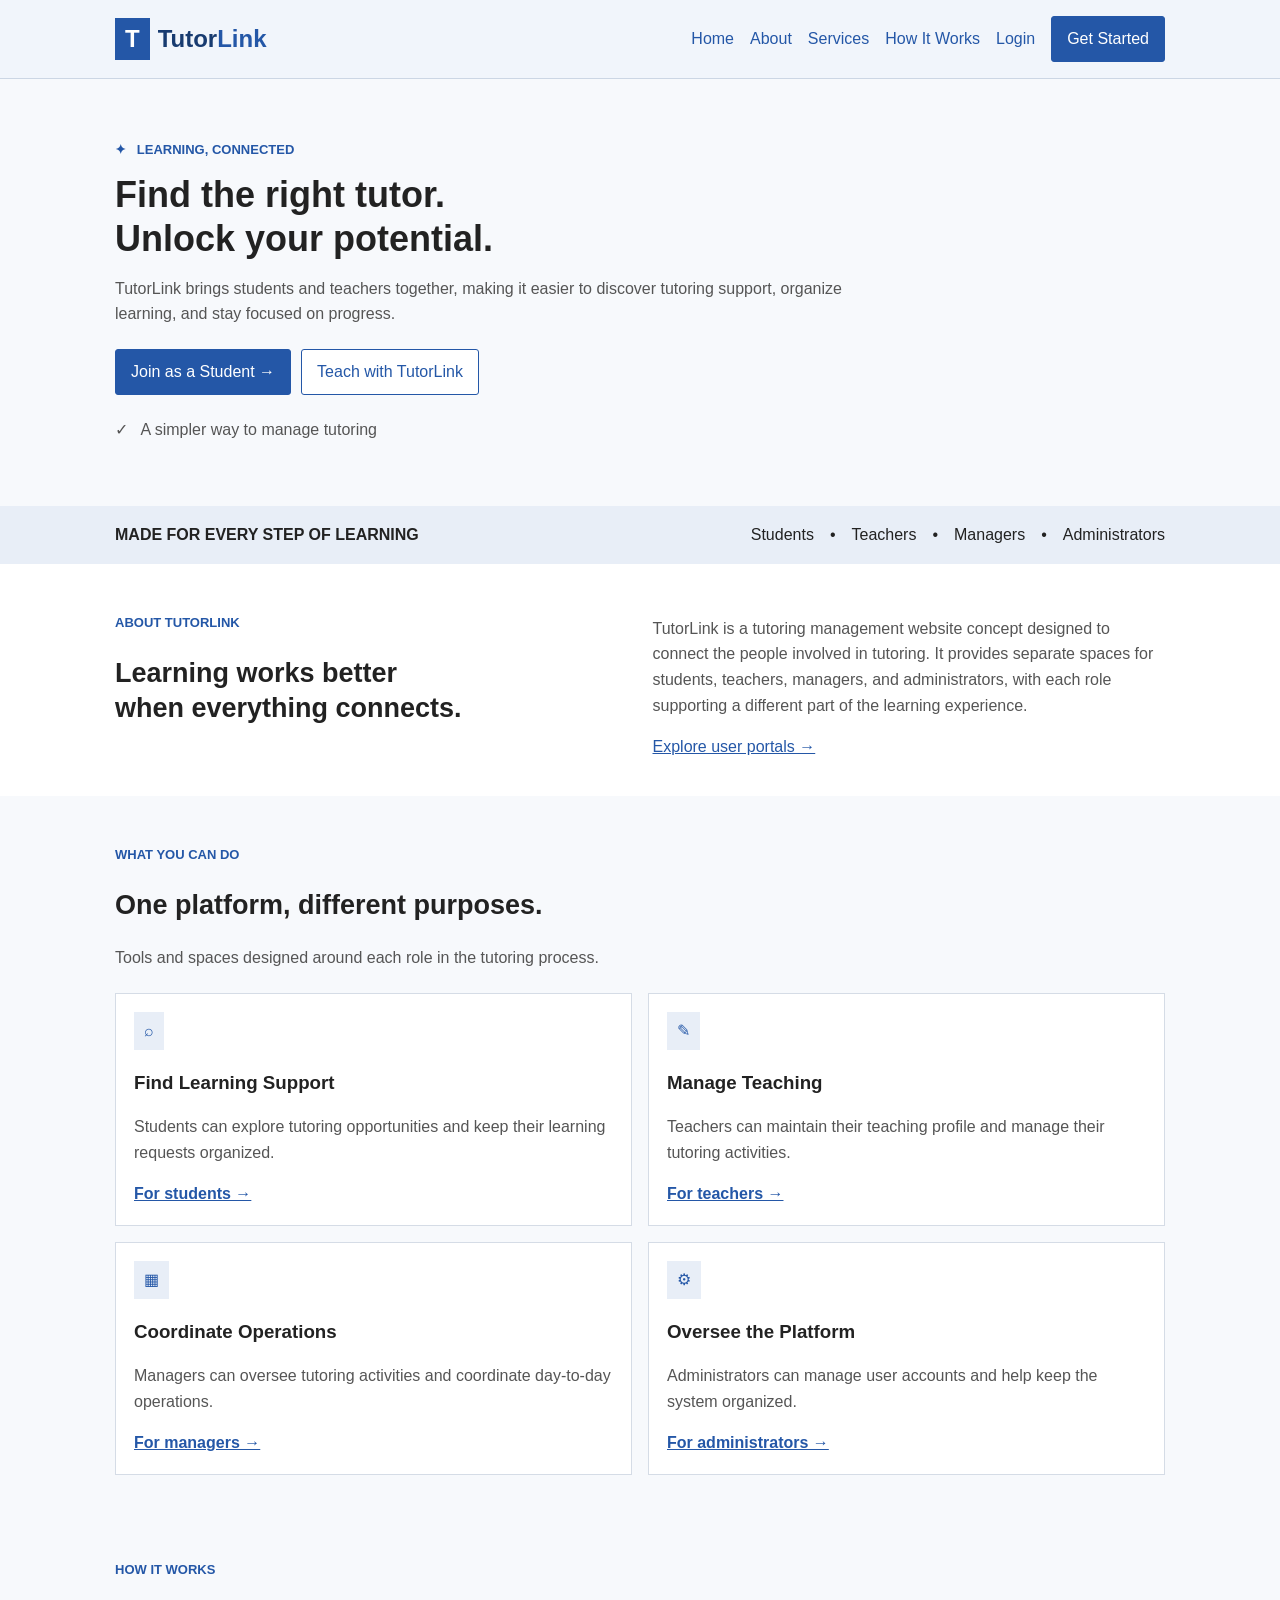
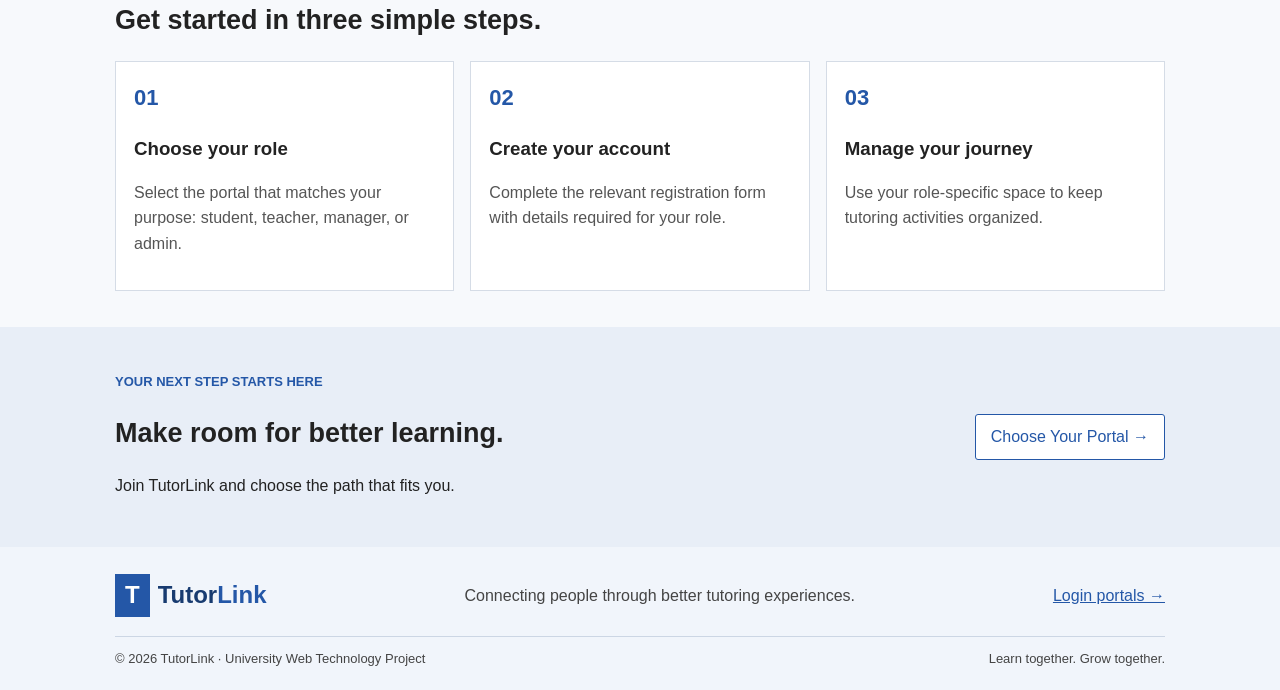
<file: index.html>
<!DOCTYPE html>
<html lang="en">
<head>
  <meta charset="UTF-8">
  <meta name="viewport" content="width=device-width, initial-scale=1.0">
  <title>TutorLink | Find Your Learning Partner</title>
  <link rel="stylesheet" href="commonui/css/home.css">
</head>
<body>
<header class="site-header">
  <div class="container nav-wrap">
    <a class="brand" href="index.html"><span class="brand-mark">T</span><span>Tutor<span class="accent">Link</span></span></a>
    
    <nav class="main-nav">
      <a class="active" href="#home">Home</a><a href="#about">About</a><a href="#services">Services</a>
      <a href="#how">How It Works</a><a href="commonui/login.html">Login</a><a class="nav-cta" href="student/register.html">Get Started</a>
    </nav>
  </div>
</header>
<main>
<section class="hero" id="home"><div class="container hero-grid">
  <div><p class="eyebrow">✦ &nbsp; LEARNING, CONNECTED</p><h1>Find the right tutor.<br><span>Unlock your potential.</span></h1>
  <p class="hero-text">TutorLink brings students and teachers together, making it easier to discover tutoring support, organize learning, and stay focused on progress.</p>
  <div class="actions"><a class="button primary" href="student/register.html">Join as a Student →</a><a class="button secondary" href="teacher/register.html">Teach with TutorLink</a></div>
  <p class="small-note">✓ &nbsp; A simpler way to manage tutoring</p></div>
  <div class="hero-art"><div class="orbit"></div><div class="learning-card"><div class="dots">● ● ●</div><div class="book-art"><span></span><span></span></div><strong>Your learning journey</strong><small>Plan · Learn · Grow</small></div>
  <div class="float-card top-card">✦ &nbsp; <span><b>Learning made easier</b><small>One connection at a time</small></span></div>
  <div class="float-card bottom-card">✓ &nbsp; <span><b>Stay organized</b><small>Keep learning on track</small></span></div></div>
</div></section>
<section class="trust"><div class="container trust-inner"><b>MADE FOR EVERY STEP OF LEARNING</b><span>Students　•　Teachers　•　Managers　•　Administrators</span></div></section>
<section class="section" id="about"><div class="container two-col"><div><p class="eyebrow">ABOUT TUTORLINK</p><h2>Learning works better<br>when everything connects.</h2></div><div><p class="muted">TutorLink is a tutoring management website concept designed to connect the people involved in tutoring. It provides separate spaces for students, teachers, managers, and administrators, with each role supporting a different part of the learning experience.</p><a class="text-link" href="commonui/login.html">Explore user portals →</a></div></div></section>
<section class="section tinted" id="services"><div class="container"><div class="section-heading"><p class="eyebrow">WHAT YOU CAN DO</p><h2>One platform, different purposes.</h2><p class="muted">Tools and spaces designed around each role in the tutoring process.</p></div>
<div class="service-grid">
<article class="service-card"><div class="icon purple">⌕</div><h3>Find Learning Support</h3><p>Students can explore tutoring opportunities and keep their learning requests organized.</p><a href="student/register.html">For students →</a></article>
<article class="service-card"><div class="icon green">✎</div><h3>Manage Teaching</h3><p>Teachers can maintain their teaching profile and manage their tutoring activities.</p><a href="teacher/register.html">For teachers →</a></article>
<article class="service-card"><div class="icon orange">▦</div><h3>Coordinate Operations</h3><p>Managers can oversee tutoring activities and coordinate day-to-day operations.</p><a href="manager/login.html">For managers →</a></article>
<article class="service-card"><div class="icon blue">⚙</div><h3>Oversee the Platform</h3><p>Administrators can manage user accounts and help keep the system organized.</p><a href="admin/login.html">For administrators →</a></article>
</div></div></section>
<section class="section tinted" id="how"><div class="container"><div class="section-heading"><p class="eyebrow">HOW IT WORKS</p><h2>Get started in three simple steps.</h2></div><div class="steps">
<article><b>01</b><h3>Choose your role</h3><p>Select the portal that matches your purpose: student, teacher, manager, or admin.</p></article>
<article><b>02</b><h3>Create your account</h3><p>Complete the relevant registration form with details required for your role.</p></article>
<article><b>03</b><h3>Manage your journey</h3><p>Use your role-specific space to keep tutoring activities organized.</p></article>
</div></div></section>
<section class="cta"><div class="container cta-inner"><div><p class="eyebrow">YOUR NEXT STEP STARTS HERE</p><h2>Make room for better learning.</h2><p>Join TutorLink and choose the path that fits you.</p></div><a class="button light" href="commonui/login.html">Choose Your Portal →</a></div></section>
</main>
<footer><div class="container footer-top"><a class="brand" href="index.html"><span class="brand-mark">T</span><span>Tutor<span class="accent">Link</span></span></a><p>Connecting people through better tutoring experiences.</p><a href="commonui/login.html">Login portals →</a></div><div class="container footer-bottom"><span>© 2026 TutorLink · University Web Technology Project</span><span>Learn together. Grow together.</span></div></footer>

</body></html>
</file>
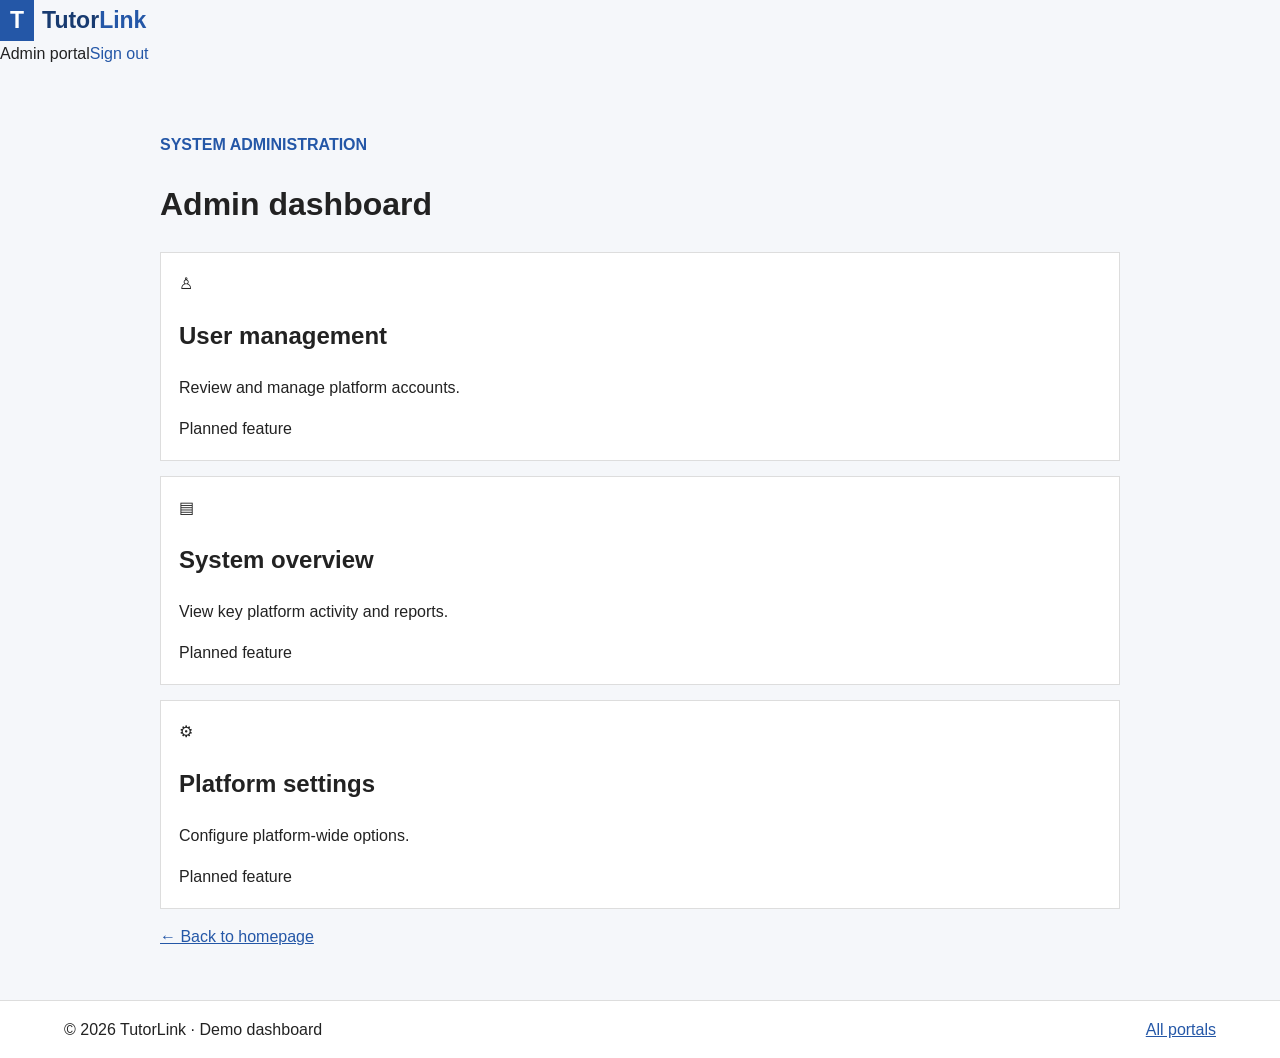
<file: admin/dashboard.html>
<!DOCTYPE html>
<html lang="en">

<head>
    <meta charset="UTF-8">
    <meta name="viewport" content="width=device-width, initial-scale=1.0">
    <title>Admin Dashboard | TutorLink</title>
    <link rel="stylesheet" href="css/dashboard.css">
</head>

<body class="dashboard-page">
    <header class="dashboard-header"><a class="brand" href="../index.html"><span
                class="brand-mark">T</span><span>Tutor<span class="accent">Link</span></span></a>
        <div class="dashboard-header-right"><span class="role-chip">Admin portal</span><a class="back-link"
                href="login.html">Sign out</a></div>
    </header>
    <main class="dashboard-main">
        <div class="dashboard-welcome">
            <p class="eyebrow">SYSTEM ADMINISTRATION</p>
            <h1>Admin dashboard</h1>
            
        </div>
        <div class="dashboard-grid">
            <article class="dashboard-card"><span class="dash-symbol">♙</span>
                <h2>User management</h2>
                <p>Review and manage platform accounts.</p><span class="coming-soon">Planned feature</span>
            </article>
            <article class="dashboard-card"><span class="dash-symbol">▤</span>
                <h2>System overview</h2>
                <p>View key platform activity and reports.</p><span class="coming-soon">Planned feature</span>
            </article>
            <article class="dashboard-card"><span class="dash-symbol">⚙</span>
                <h2>Platform settings</h2>
                <p>Configure platform-wide options.</p><span class="coming-soon">Planned feature</span>
            </article>
        </div><a class="button primary" href="../index.html">← Back to homepage</a>
    </main>
    <footer class="auth-footer"><span>© 2026 TutorLink · Demo dashboard</span><a href="../commonui/login.html">All
            portals</a></footer>
</body>

</html>
</file>
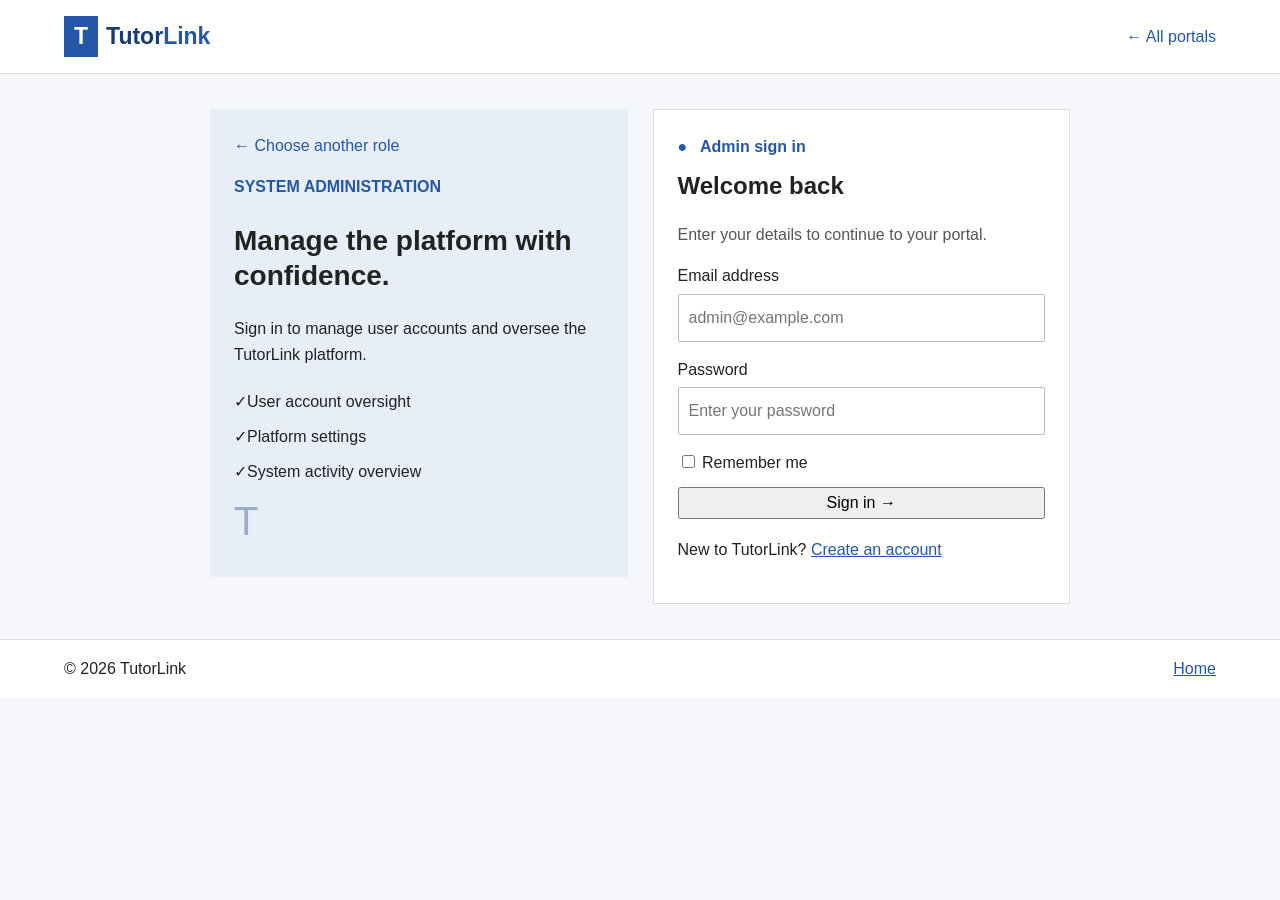
<file: admin/login.html>
<!DOCTYPE html>
<html lang="en">

<head>
    <meta charset="UTF-8">
    <meta name="viewport" content="width=device-width, initial-scale=1.0">
    <title>Admin Login | TutorLink</title>
    <link rel="stylesheet" href="css/login.css">
</head>

<body class="auth-page">
    <header class="auth-header"><a class="brand" href="../index.html"><span class="brand-mark">T</span><span>Tutor<span
                    class="accent">Link</span></span></a><a class="back-link" href="../commonui/login.html">← All
            portals</a></header>
    <main class="auth-layout">
        <section class="auth-aside"><a class="back-link aside-back" href="../commonui/login.html">← Choose another
                role</a>
            <p class="eyebrow">SYSTEM ADMINISTRATION</p>
            <h1>Manage the platform with confidence.</h1>
            <p>Sign in to manage user accounts and oversee the TutorLink platform.</p>
            <div class="feature-list">
                <div class="feature-item"><span>✓</span>User account oversight</div>
                <div class="feature-item"><span>✓</span>Platform settings</div>
                <div class="feature-item"><span>✓</span>System activity overview</div>
            </div>
            <div class="watermark">T</div>
        </section>
        <section class="auth-panel">
            <div class="form-card">
                <div class="role-pill">● &nbsp; Admin sign in</div>
                <h2>Welcome back</h2>
                <p class="form-intro">Enter your details to continue to your portal.</p>
                <form class="demo-form">
                    <div class="form-group"><label for="email">Email address</label><input id="email" name="email"
                            type="email" placeholder="admin@example.com"></div>
                    <div class="form-group"><label for="password">Password</label><input id="password" name="password"
                            type="password" placeholder="Enter your password">
                    </div>
                    <div class="form-options"><label><input type="checkbox" name="remember"> Remember me</label><span
                            class="demo-label"></span></div><button class="submit-button"
                        type="submit">Sign in <span>→</span></button>
                    <p class="form-message" aria-live="polite"></p>
                </form>
                <p class="switch-form">New to TutorLink? <a href="register.html">Create an account</a></p>
            </div>
        </section>
    </main>
    <footer class="auth-footer"><span>© 2026 TutorLink</span><a href="../index.html">Home</a></footer>
</body>

</html>
</file>
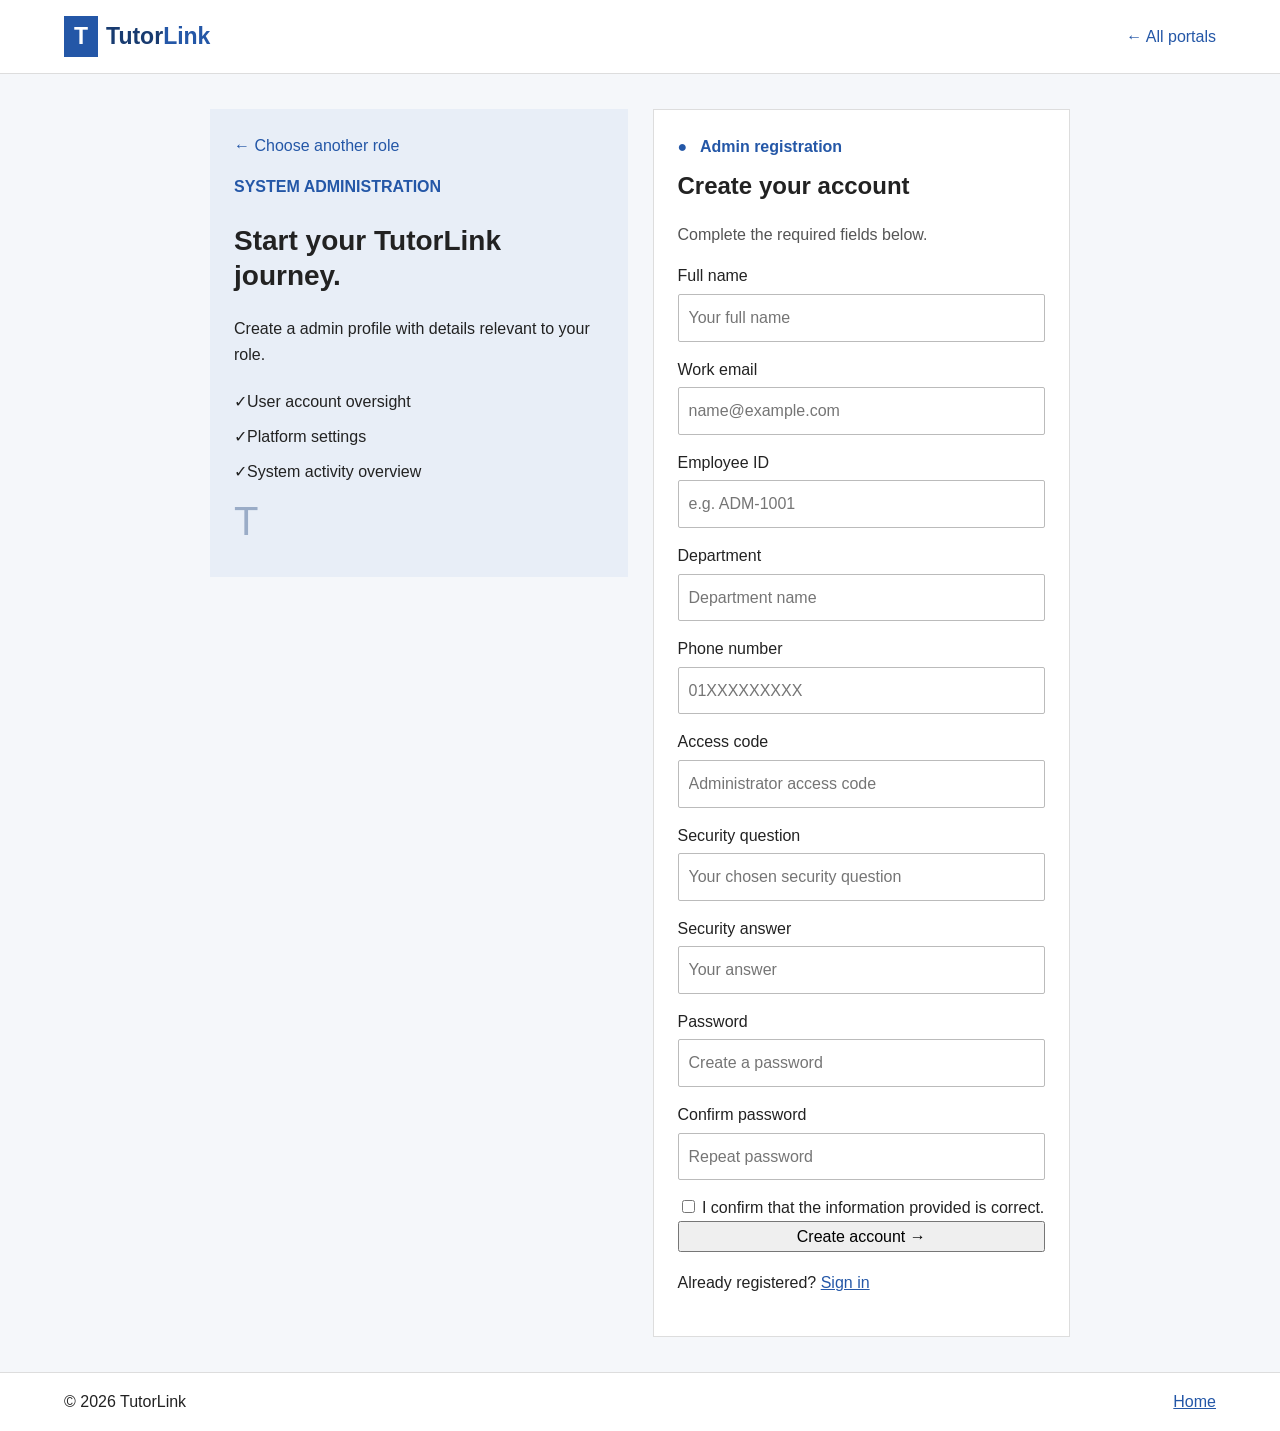
<file: admin/register.html>
<!DOCTYPE html>
<html lang="en">

<head>
    <meta charset="UTF-8">
    <meta name="viewport" content="width=device-width, initial-scale=1.0">
    <title>Admin Registration | TutorLink</title>
    <link rel="stylesheet" href="css/registration.css">
</head>

<body class="auth-page">
    <header class="auth-header"><a class="brand" href="../index.html"><span class="brand-mark">T</span><span>Tutor<span
                    class="accent">Link</span></span></a><a class="back-link" href="../commonui/login.html">← All
            portals</a></header>
    <main class="auth-layout register-layout">
        <section class="auth-aside"><a class="back-link aside-back" href="../commonui/login.html">← Choose another
                role</a>
            <p class="eyebrow">SYSTEM ADMINISTRATION</p>
            <h1>Start your TutorLink journey.</h1>
            <p>Create a admin profile with details relevant to your role.</p>
            <div class="feature-list">
                <div class="feature-item"><span>✓</span>User account oversight</div>
                <div class="feature-item"><span>✓</span>Platform settings</div>
                <div class="feature-item"><span>✓</span>System activity overview</div>
            </div>
            <div class="watermark">T</div>
        </section>
        <section class="auth-panel">
            <div class="form-card register-card">
                <div class="role-pill">● &nbsp; Admin registration</div>
                <h2>Create your account</h2>
                <p class="form-intro">Complete the required fields below.</p>
                <form class="demo-form">
                    <div class="form-group"><label for="fullName">Full name</label><input id="fullName" name="fullName"
                            type="text" placeholder="Your full name"></div>
                    <div class="form-group"><label for="email">Work email</label><input id="email" name="email"
                            type="email" placeholder="name@example.com"></div>
                    <div class="form-group"><label for="employeeId">Employee ID</label><input id="employeeId"
                            name="employeeId" type="text" placeholder="e.g. ADM-1001"></div>
                    <div class="form-group"><label for="department">Department</label><input id="department"
                            name="department" type="text" placeholder="Department name">
                    </div>
                    <div class="form-group"><label for="phone">Phone number</label><input id="phone" name="phone"
                            type="tel" placeholder="01XXXXXXXXX"></div>
                    <div class="form-group"><label for="accessCode">Access code</label><input id="accessCode"
                            name="accessCode" type="text" placeholder="Administrator access code"></div>
                    <div class="form-group"><label for="securityQuestion">Security question</label><input
                            id="securityQuestion" name="securityQuestion" type="text"
                            placeholder="Your chosen security question"></div>
                    <div class="form-group"><label for="securityAnswer">Security answer</label><input
                            id="securityAnswer" name="securityAnswer" type="text" placeholder="Your answer">
                    </div>
                    <div class="form-group"><label for="password">Password</label><input id="password" name="password"
                            type="password" placeholder="Create a password"></div>
                    <div class="form-group"><label for="confirmPassword">Confirm password</label><input
                            id="confirmPassword" name="confirmPassword" type="password" placeholder="Repeat password"
                            ></div><label class="terms-check"><input type="checkbox"
                            name="terms"> I confirm that the information provided is correct.</label><button
                        class="submit-button" type="submit">Create account <span>→</span></button>
                    <p class="form-message" aria-live="polite"></p>
                </form>
                <p class="switch-form">Already registered? <a href="login.html">Sign in</a></p>
            </div>
        </section>
    </main>
    <footer class="auth-footer"><span>© 2026 TutorLink</span><a href="../index.html">Home</a></footer>
</body>

</html>
</file>
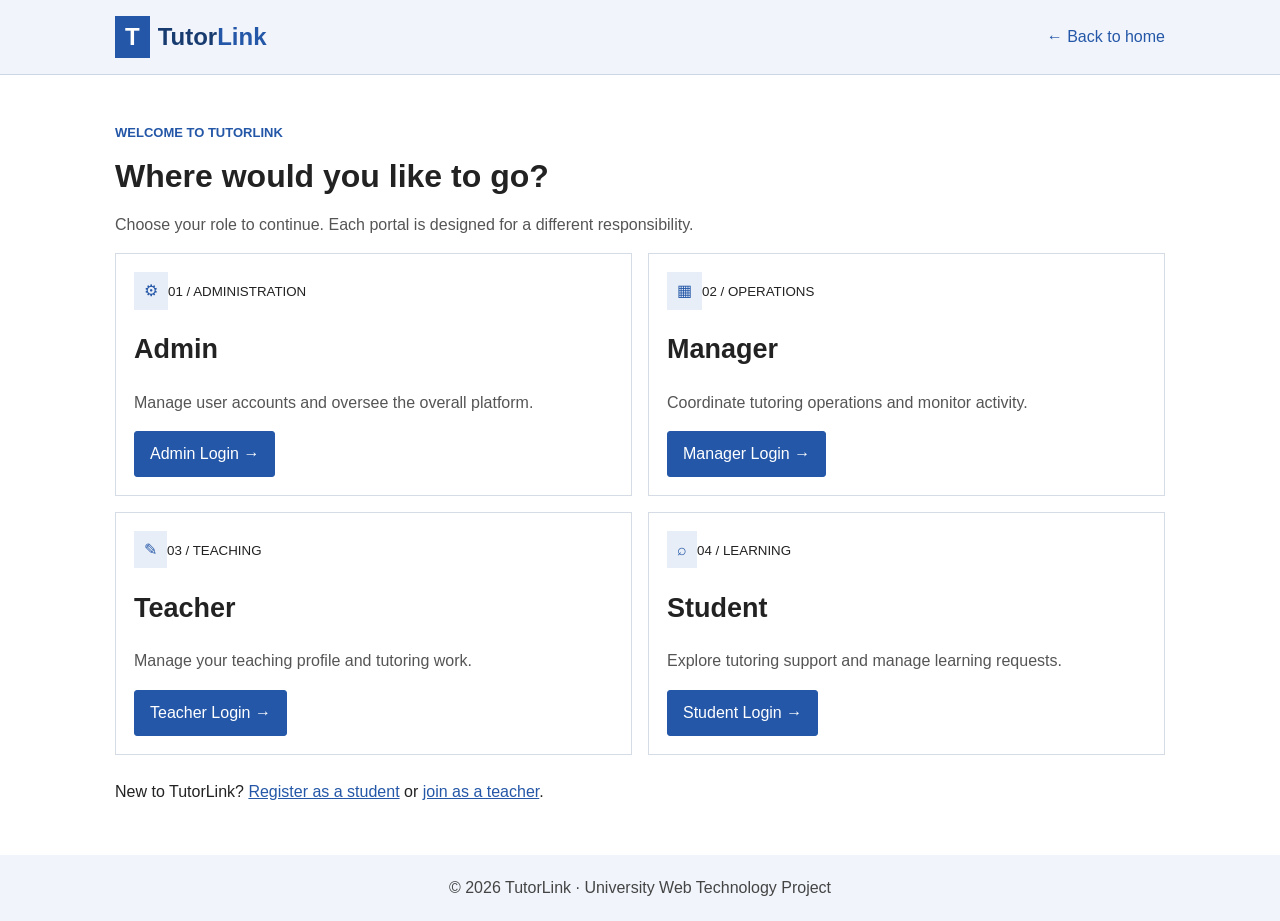
<file: commonui/login.html>
<!DOCTYPE html>
<html lang="en">

<head>
    <meta charset="UTF-8">
    <meta name="viewport" content="width=device-width, initial-scale=1.0">
    <title>Choose Your Portal | TutorLink</title>
    <link rel="stylesheet" href="css/login.css">
</head>

<body class="portal-page">
    <header class="site-header">
        <div class="container nav-wrap"><a class="brand" href="../index.html"><span
                    class="brand-mark">T</span><span>Tutor<span class="accent">Link</span></span></a><a
                class="back-link" href="../index.html">← Back to home</a></div>
    </header>
    <main class="portal-main">
        <div class="container portal-container">
            <p class="eyebrow">WELCOME TO TUTORLINK</p>
            <h1>Where would you like to go?</h1>
            <p class="muted portal-intro">Choose your role to continue. Each portal is designed for a different
                responsibility.</p>
            <div class="portal-grid">
                <article class="portal-card">
                    <div class="icon purple">⚙</div><small>01 / ADMINISTRATION</small>
                    <h2>Admin</h2>
                    <p>Manage user accounts and oversee the overall platform.</p><a class="button primary full"
                        href="../admin/login.html">Admin Login →</a>
                </article>
                <article class="portal-card">
                    <div class="icon orange">▦</div><small>02 / OPERATIONS</small>
                    <h2>Manager</h2>
                    <p>Coordinate tutoring operations and monitor activity.</p><a class="button primary full"
                        href="../manager/login.html">Manager Login →</a>
                </article>
                <article class="portal-card">
                    <div class="icon green">✎</div><small>03 / TEACHING</small>
                    <h2>Teacher</h2>
                    <p>Manage your teaching profile and tutoring work.</p><a class="button primary full"
                        href="../teacher/login.html">Teacher Login →</a>
                </article>
                <article class="portal-card">
                    <div class="icon blue">⌕</div><small>04 / LEARNING</small>
                    <h2>Student</h2>
                    <p>Explore tutoring support and manage learning requests.</p><a class="button primary full"
                        href="../student/login.html">Student Login →</a>
                </article>
            </div>
            <p class="portal-register">New to TutorLink? <a href="../student/register.html">Register as a student</a> or
                <a href="../teacher/register.html">join as a teacher</a>.</p>
        </div>
    </main>
    <footer class="simple-footer">© 2026 TutorLink · University Web Technology Project</footer>
</body>

</html>
</file>
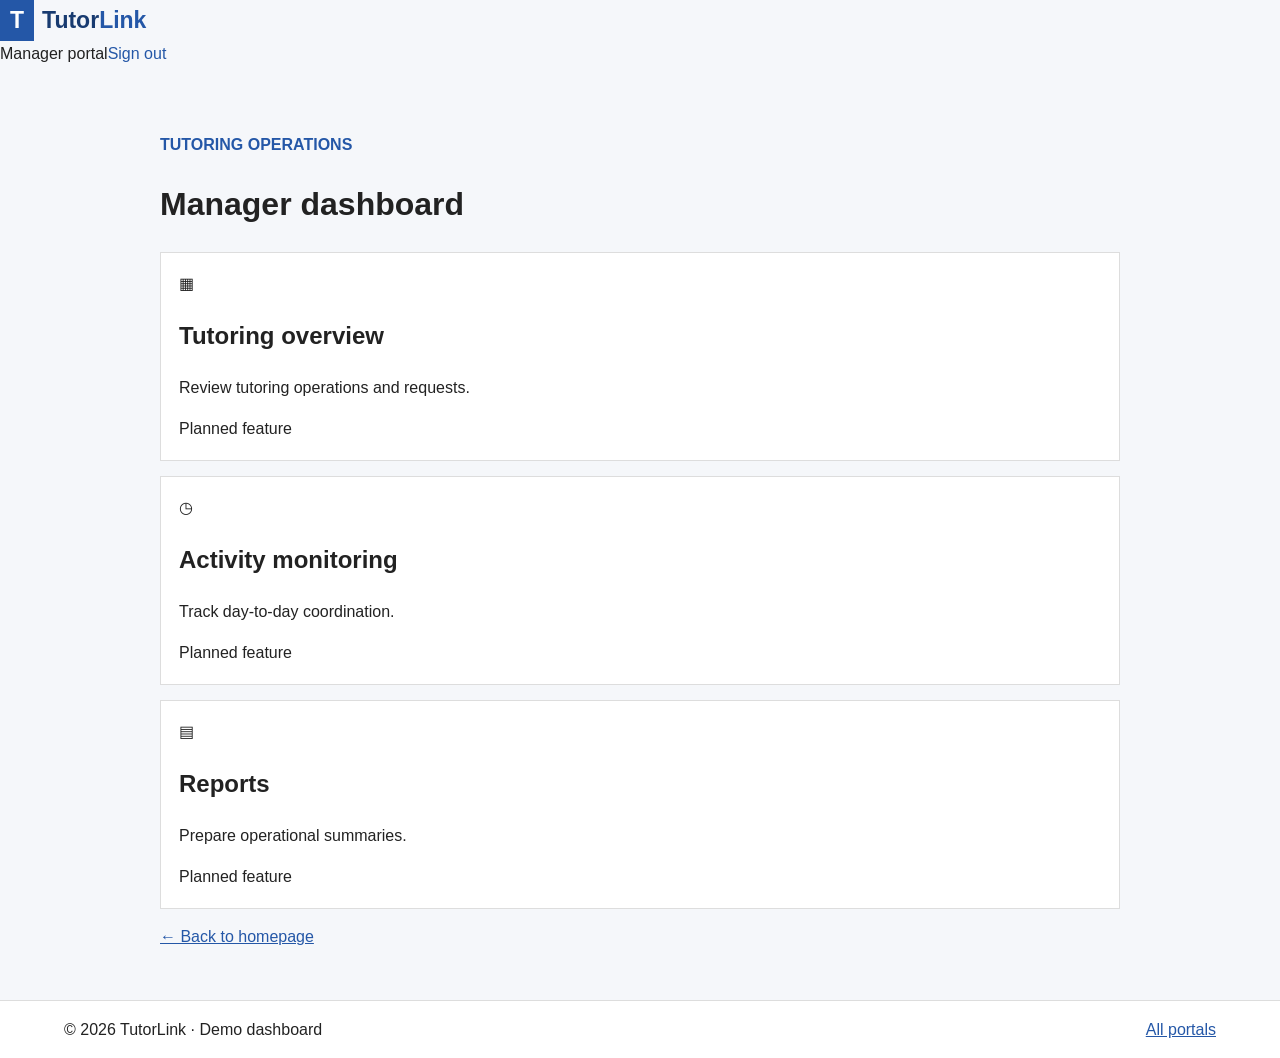
<file: manager/dashboard.html>
<!DOCTYPE html>
<html lang="en">

<head>
    <meta charset="UTF-8">
    <meta name="viewport" content="width=device-width, initial-scale=1.0">
    <title>Manager Dashboard | TutorLink</title>
    <link rel="stylesheet" href="css/dashboard.css">
</head>

<body class="dashboard-page">
    <header class="dashboard-header"><a class="brand" href="../index.html"><span
                class="brand-mark">T</span><span>Tutor<span class="accent">Link</span></span></a>
        <div class="dashboard-header-right"><span class="role-chip">Manager portal</span><a class="back-link"
                href="login.html">Sign out</a></div>
    </header>
    <main class="dashboard-main">
        <div class="dashboard-welcome">
            <p class="eyebrow">TUTORING OPERATIONS</p>
            <h1>Manager dashboard</h1>
            
        </div>
        <div class="dashboard-grid">
            <article class="dashboard-card"><span class="dash-symbol">▦</span>
                <h2>Tutoring overview</h2>
                <p>Review tutoring operations and requests.</p><span class="coming-soon">Planned feature</span>
            </article>
            <article class="dashboard-card"><span class="dash-symbol">◷</span>
                <h2>Activity monitoring</h2>
                <p>Track day-to-day coordination.</p><span class="coming-soon">Planned feature</span>
            </article>
            <article class="dashboard-card"><span class="dash-symbol">▤</span>
                <h2>Reports</h2>
                <p>Prepare operational summaries.</p><span class="coming-soon">Planned feature</span>
            </article>
        </div><a class="button primary" href="../index.html">← Back to homepage</a>
    </main>
    <footer class="auth-footer"><span>© 2026 TutorLink · Demo dashboard</span><a href="../commonui/login.html">All
            portals</a></footer>
</body>

</html>
</file>
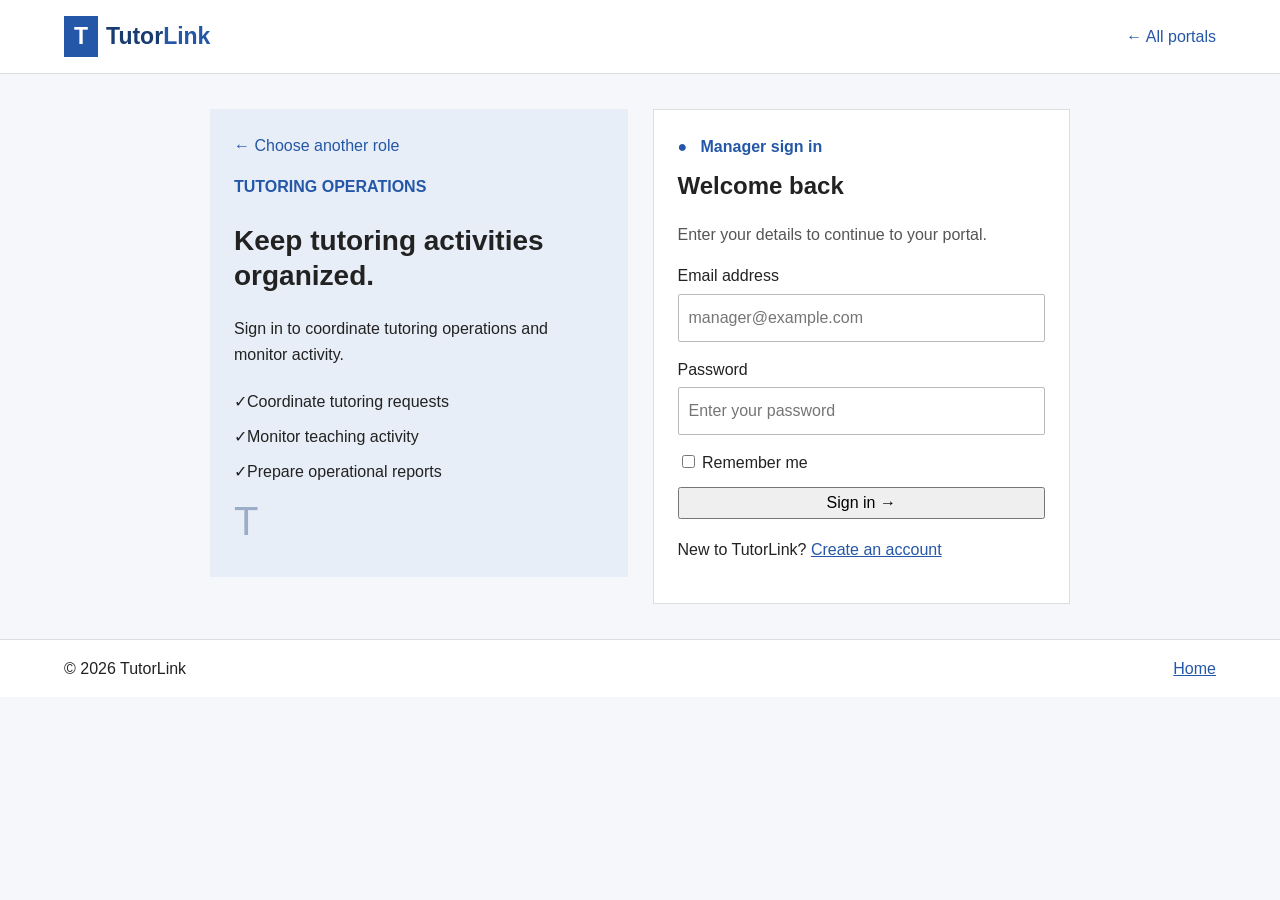
<file: manager/login.html>
<!DOCTYPE html>
<html lang="en">

<head>
    <meta charset="UTF-8">
    <meta name="viewport" content="width=device-width, initial-scale=1.0">
    <title>Manager Login | TutorLink</title>
    <link rel="stylesheet" href="css/login.css">
</head>

<body class="auth-page">
    <header class="auth-header"><a class="brand" href="../index.html"><span class="brand-mark">T</span><span>Tutor<span
                    class="accent">Link</span></span></a><a class="back-link" href="../commonui/login.html">← All
            portals</a></header>
    <main class="auth-layout">
        <section class="auth-aside"><a class="back-link aside-back" href="../commonui/login.html">← Choose another
                role</a>
            <p class="eyebrow">TUTORING OPERATIONS</p>
            <h1>Keep tutoring activities organized.</h1>
            <p>Sign in to coordinate tutoring operations and monitor activity.</p>
            <div class="feature-list">
                <div class="feature-item"><span>✓</span>Coordinate tutoring requests</div>
                <div class="feature-item"><span>✓</span>Monitor teaching activity</div>
                <div class="feature-item"><span>✓</span>Prepare operational reports</div>
            </div>
            <div class="watermark">T</div>
        </section>
        <section class="auth-panel">
            <div class="form-card">
                <div class="role-pill">● &nbsp; Manager sign in</div>
                <h2>Welcome back</h2>
                <p class="form-intro">Enter your details to continue to your portal.</p>
                <form class="demo-form">
                    <div class="form-group"><label for="email">Email address</label><input id="email" name="email"
                            type="email" placeholder="manager@example.com"></div>
                    <div class="form-group"><label for="password">Password</label><input id="password" name="password"
                            type="password" placeholder="Enter your password">
                    </div>
                    <div class="form-options"><label><input type="checkbox" name="remember"> Remember me</label></div><button class="submit-button"
                        type="submit">Sign in <span>→</span></button>
                    <p class="form-message" aria-live="polite"></p>
                </form>
                <p class="switch-form">New to TutorLink? <a href="register.html">Create an account</a></p>
            </div>
        </section>
    </main>
    <footer class="auth-footer"><span>© 2026 TutorLink</span><a href="../index.html">Home</a></footer>
</body>

</html>
</file>
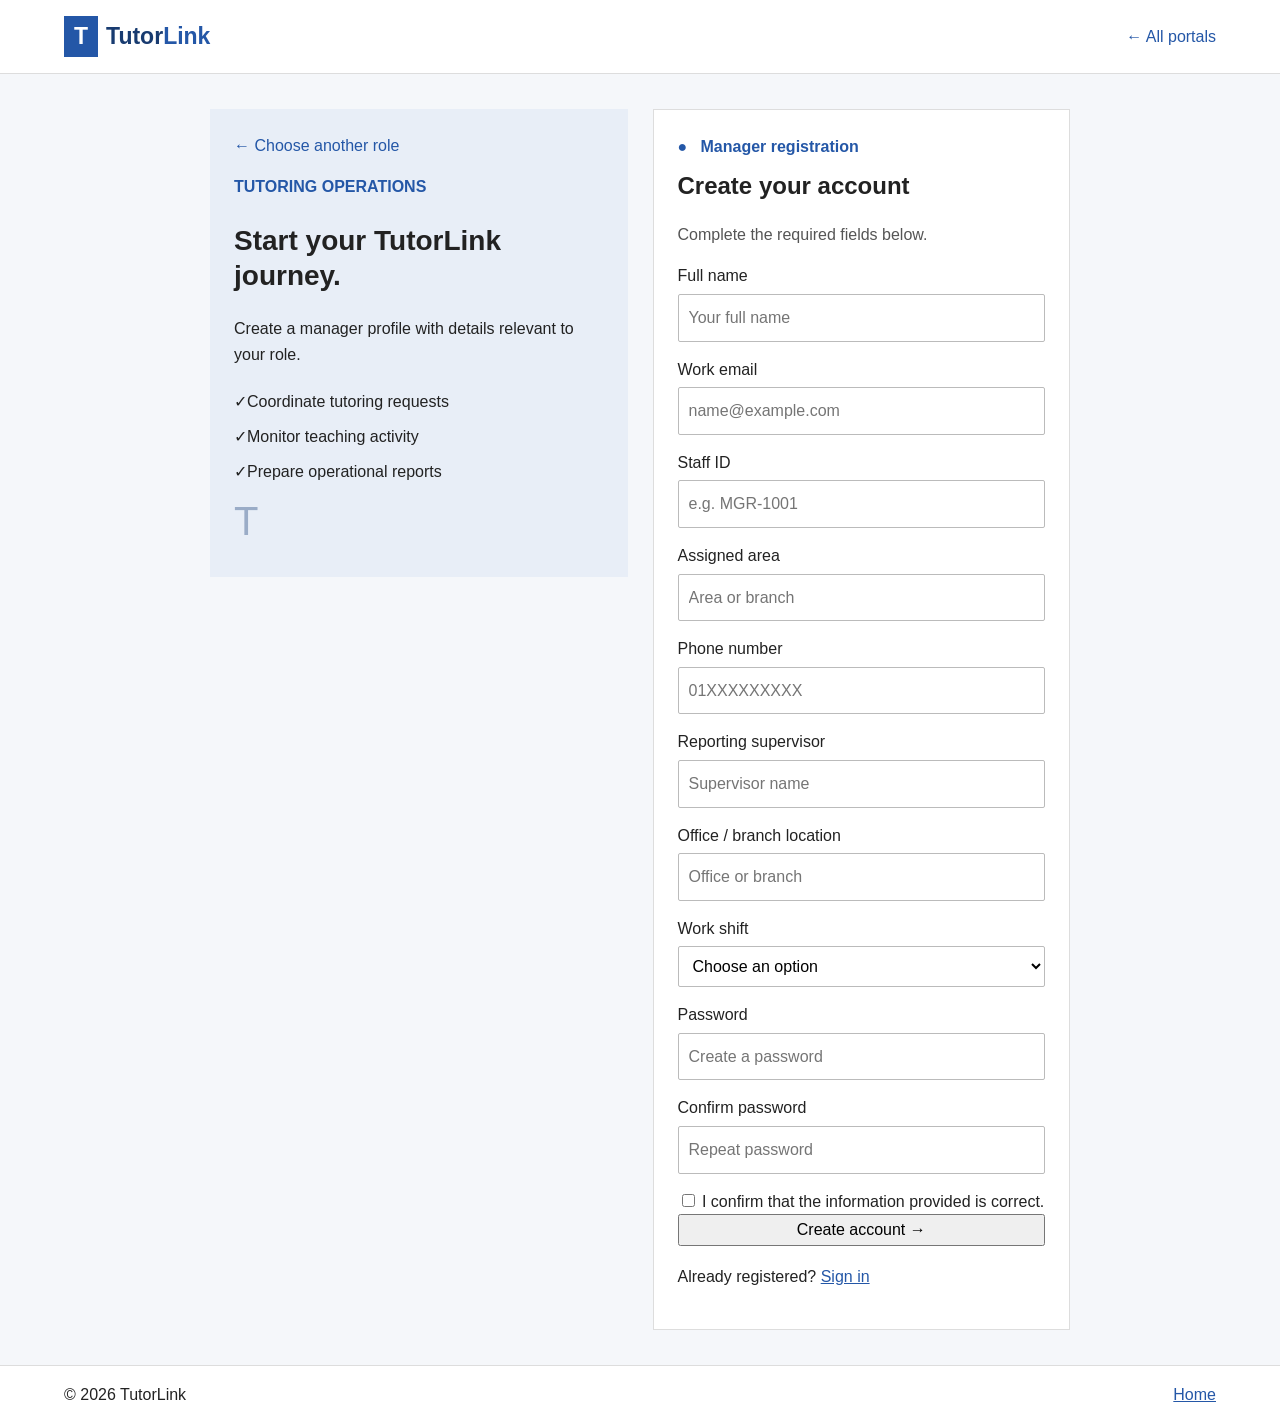
<file: manager/register.html>
<!DOCTYPE html>
<html lang="en">

<head>
    <meta charset="UTF-8">
    <meta name="viewport" content="width=device-width, initial-scale=1.0">
    <title>Manager Registration | TutorLink</title>
    <link rel="stylesheet" href="css/registration.css">
</head>

<body class="auth-page">
    <header class="auth-header"><a class="brand" href="../index.html"><span class="brand-mark">T</span><span>Tutor<span
                    class="accent">Link</span></span></a><a class="back-link" href="../commonui/login.html">← All
            portals</a></header>
    <main class="auth-layout register-layout">
        <section class="auth-aside"><a class="back-link aside-back" href="../commonui/login.html">← Choose another
                role</a>
            <p class="eyebrow">TUTORING OPERATIONS</p>
            <h1>Start your TutorLink journey.</h1>
            <p>Create a manager profile with details relevant to your role.</p>
            <div class="feature-list">
                <div class="feature-item"><span>✓</span>Coordinate tutoring requests</div>
                <div class="feature-item"><span>✓</span>Monitor teaching activity</div>
                <div class="feature-item"><span>✓</span>Prepare operational reports</div>
            </div>
            <div class="watermark">T</div>
        </section>
        <section class="auth-panel">
            <div class="form-card register-card">
                <div class="role-pill">● &nbsp; Manager registration</div>
                <h2>Create your account</h2>
                <p class="form-intro">Complete the required fields below.</p>
                <form class="demo-form">
                    <div class="form-group"><label for="fullName">Full name</label><input id="fullName" name="fullName"
                            type="text" placeholder="Your full name"></div>
                    <div class="form-group"><label for="email">Work email</label><input id="email" name="email"
                            type="email" placeholder="name@example.com"></div>
                    <div class="form-group"><label for="staffId">Staff ID</label><input id="staffId" name="staffId"
                            type="text" placeholder="e.g. MGR-1001"></div>
                    <div class="form-group"><label for="assignedArea">Assigned area</label><input id="assignedArea"
                            name="assignedArea" type="text" placeholder="Area or branch">
                    </div>
                    <div class="form-group"><label for="phone">Phone number</label><input id="phone" name="phone"
                            type="tel" placeholder="01XXXXXXXXX" ></div>
                    <div class="form-group"><label for="supervisor">Reporting supervisor</label><input id="supervisor"
                            name="supervisor" type="text" placeholder="Supervisor name"></div>
                    <div class="form-group"><label for="officeLocation">Office / branch location</label><input
                            id="officeLocation" name="officeLocation" type="text" placeholder="Office or branch"></div>
                    <div class="form-group"><label for="workShift">Work shift</label><select id="workShift"
                            name="workShift">
                            <option value="" disabled selected>Choose an option</option>
                            <option value="morning">Morning</option>
                            <option value="afternoon">Afternoon</option>
                            <option value="evening">Evening</option>
                            <option value="online">Online</option>
                            <option value="in_person">In person</option>
                            <option value="both">Both / flexible</option>
                        </select></div>
                    <div class="form-group"><label for="password">Password</label><input id="password" name="password"
                            type="password" placeholder="Create a password"></div>
                    <div class="form-group"><label for="confirmPassword">Confirm password</label><input
                            id="confirmPassword" name="confirmPassword" type="password" placeholder="Repeat password"></div><label class="terms-check"><input type="checkbox"
                            name="terms"> I confirm that the information provided is correct.</label><button
                        class="submit-button" type="submit">Create account <span>→</span></button>
                    <p class="form-message" aria-live="polite"></p>
                </form>
                <p class="switch-form">Already registered? <a href="login.html">Sign in</a></p>
            </div>
        </section>
    </main>
    <footer class="auth-footer"><span>© 2026 TutorLink</span><a href="../index.html">Home</a></footer>
</body>

</html>
</file>
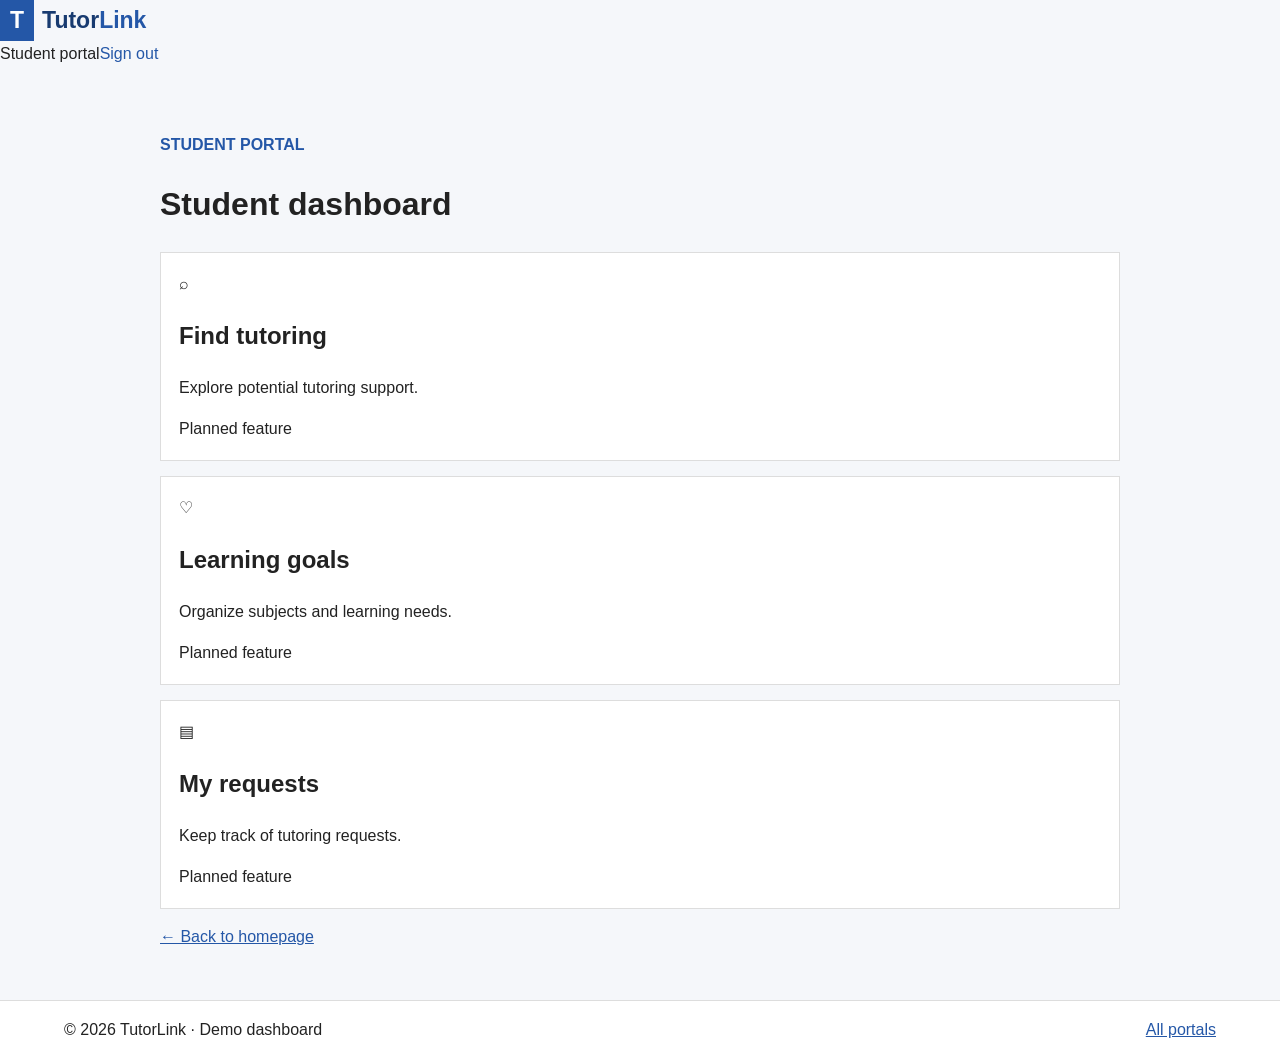
<file: student/dashboard.html>
<!DOCTYPE html>
<html lang="en">

<head>
    <meta charset="UTF-8">
    <meta name="viewport" content="width=device-width, initial-scale=1.0">
    <title>Student Dashboard | TutorLink</title>
    <link rel="stylesheet" href="css/dashboard.css">
</head>

<body class="dashboard-page">
    <header class="dashboard-header"><a class="brand" href="../index.html"><span
                class="brand-mark">T</span><span>Tutor<span class="accent">Link</span></span></a>
        <div class="dashboard-header-right"><span class="role-chip">Student portal</span><a class="back-link"
                href="login.html">Sign out</a></div>
    </header>
    <main class="dashboard-main">
        <div class="dashboard-welcome">
            <p class="eyebrow">STUDENT PORTAL</p>
            <h1>Student dashboard</h1>
        </div>
        <div class="dashboard-grid">
            <article class="dashboard-card"><span class="dash-symbol">⌕</span>
                <h2>Find tutoring</h2>
                <p>Explore potential tutoring support.</p><span class="coming-soon">Planned feature</span>
            </article>
            <article class="dashboard-card"><span class="dash-symbol">♡</span>
                <h2>Learning goals</h2>
                <p>Organize subjects and learning needs.</p><span class="coming-soon">Planned feature</span>
            </article>
            <article class="dashboard-card"><span class="dash-symbol">▤</span>
                <h2>My requests</h2>
                <p>Keep track of tutoring requests.</p><span class="coming-soon">Planned feature</span>
            </article>
        </div><a class="button primary" href="../index.html">← Back to homepage</a>
    </main>
    <footer class="auth-footer"><span>© 2026 TutorLink · Demo dashboard</span><a href="../commonui/login.html">All
            portals</a></footer>
</body>

</html>
</file>
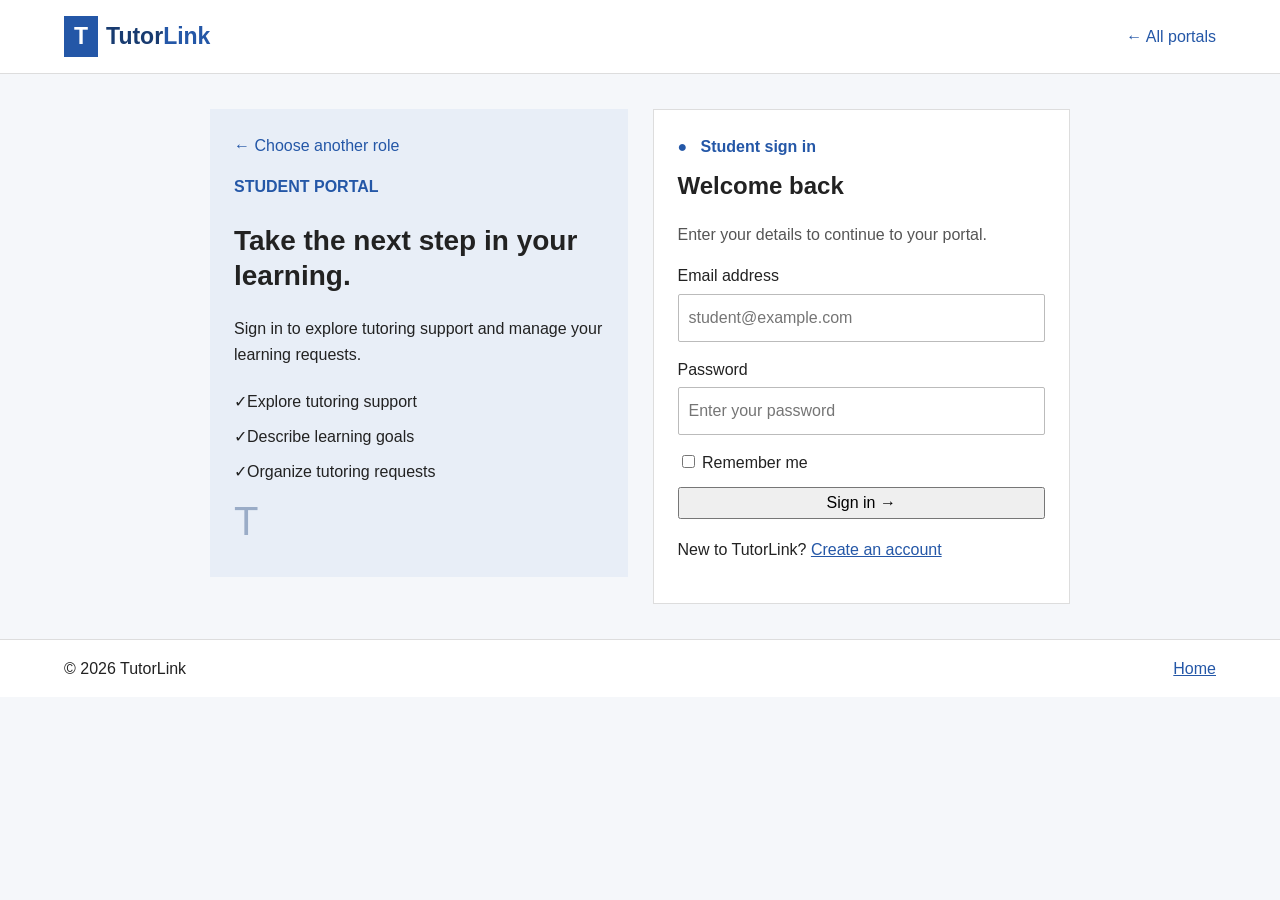
<file: student/login.html>
<!DOCTYPE html>
<html lang="en">

<head>
    <meta charset="UTF-8">
    <meta name="viewport" content="width=device-width, initial-scale=1.0">
    <title>Student Login | TutorLink</title>
    <link rel="stylesheet" href="css/login.css">
</head>

<body class="auth-page">
    <header class="auth-header"><a class="brand" href="../index.html"><span class="brand-mark">T</span><span>Tutor<span
                    class="accent">Link</span></span></a><a class="back-link" href="../commonui/login.html">← All
            portals</a></header>
    <main class="auth-layout">
        <section class="auth-aside"><a class="back-link aside-back" href="../commonui/login.html">← Choose another
                role</a>
            <p class="eyebrow">STUDENT PORTAL</p>
            <h1>Take the next step in your learning.</h1>
            <p>Sign in to explore tutoring support and manage your learning requests.</p>
            <div class="feature-list">
                <div class="feature-item"><span>✓</span>Explore tutoring support</div>
                <div class="feature-item"><span>✓</span>Describe learning goals</div>
                <div class="feature-item"><span>✓</span>Organize tutoring requests</div>
            </div>
            <div class="watermark">T</div>
        </section>
        <section class="auth-panel">
            <div class="form-card">
                <div class="role-pill">● &nbsp; Student sign in</div>
                <h2>Welcome back</h2>
                <p class="form-intro">Enter your details to continue to your portal.</p>
                <form class="demo-form">
                    <div class="form-group"><label for="email">Email address</label><input id="email" name="email"
                            type="email" placeholder="student@example.com"></div>
                    <div class="form-group"><label for="password">Password</label><input id="password" name="password"
                            type="password" placeholder="Enter your password">
                    </div>
                    <div class="form-options"><label><input type="checkbox" name="remember"> Remember me</label></div><button class="submit-button"
                        type="submit">Sign in <span>→</span></button>
                    <p class="form-message" aria-live="polite"></p>
                </form>
                <p class="switch-form">New to TutorLink? <a href="register.html">Create an account</a></p>
            </div>
        </section>
    </main>
    <footer class="auth-footer"><span>© 2026 TutorLink</span><a href="../index.html">Home</a></footer>
</body>

</html>
</file>
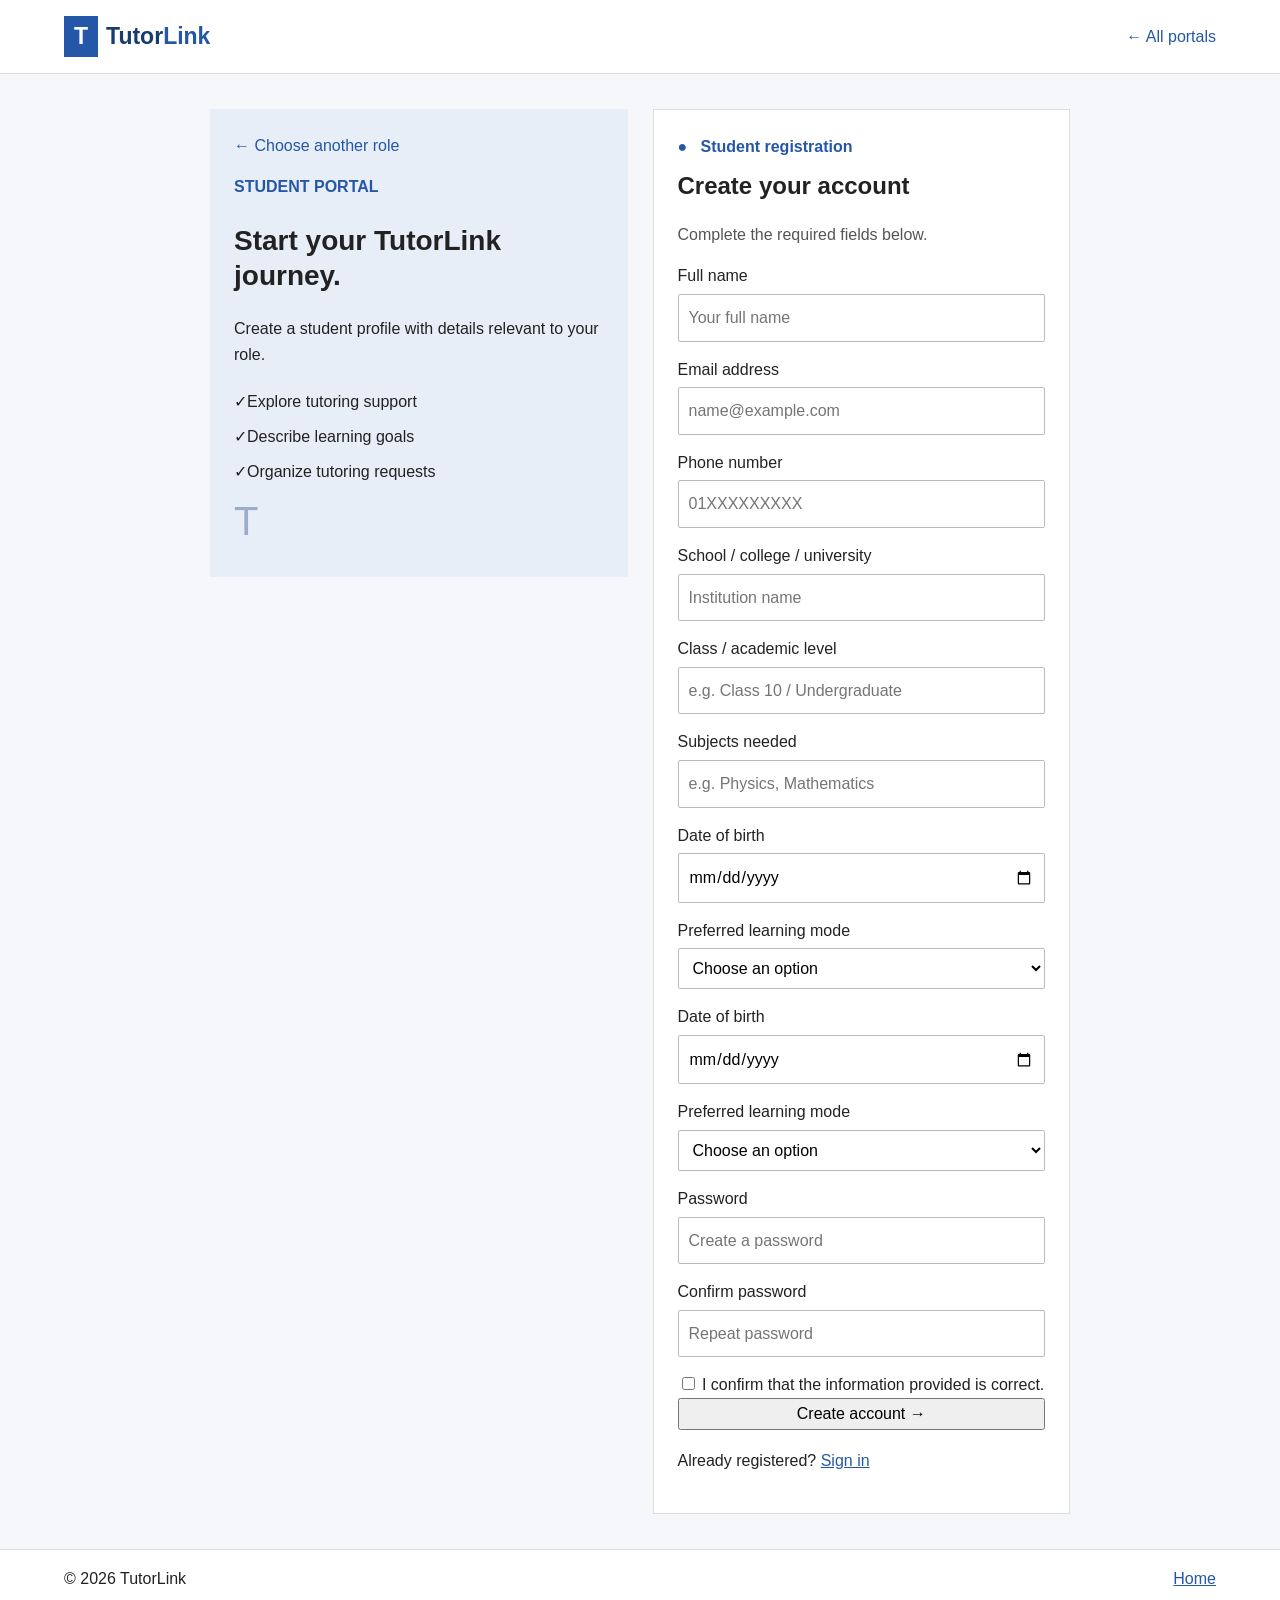
<file: student/register.html>
<!DOCTYPE html>
<html lang="en">

<head>
    <meta charset="UTF-8">
    <meta name="viewport" content="width=device-width, initial-scale=1.0">
    <title>Student Registration | TutorLink</title>
    <link rel="stylesheet" href="css/registration.css">
</head>

<body class="auth-page">
    <header class="auth-header"><a class="brand" href="../index.html"><span class="brand-mark">T</span><span>Tutor<span
                    class="accent">Link</span></span></a><a class="back-link" href="../commonui/login.html">← All
            portals</a></header>
    <main class="auth-layout register-layout">
        <section class="auth-aside"><a class="back-link aside-back" href="../commonui/login.html">← Choose another
                role</a>
            <p class="eyebrow">STUDENT PORTAL</p>
            <h1>Start your TutorLink journey.</h1>
            <p>Create a student profile with details relevant to your role.</p>
            <div class="feature-list">
                <div class="feature-item"><span>✓</span>Explore tutoring support</div>
                <div class="feature-item"><span>✓</span>Describe learning goals</div>
                <div class="feature-item"><span>✓</span>Organize tutoring requests</div>
            </div>
            <div class="watermark">T</div>
        </section>
        <section class="auth-panel">
            <div class="form-card register-card">
                <div class="role-pill">● &nbsp; Student registration</div>
                <h2>Create your account</h2>
                <p class="form-intro">Complete the required fields below.</p>
                <form class="demo-form">
                    <div class="form-group"><label for="fullName">Full name</label><input id="fullName" name="fullName"
                            type="text" placeholder="Your full name" ></div>
                    <div class="form-group"><label for="email">Email address</label><input id="email" name="email"
                            type="email" placeholder="name@example.com" ></div>
                    <div class="form-group"><label for="phone">Phone number</label><input id="phone" name="phone"
                            type="tel" placeholder="01XXXXXXXXX" ></div>
                    <div class="form-group"><label for="institution">School / college / university</label><input
                            id="institution" name="institution" type="text" placeholder="Institution name"
                            autocomplete="on"></div>
                    <div class="form-group"><label for="academicLevel">Class / academic level</label><input
                            id="academicLevel" name="academicLevel" type="text"
                            placeholder="e.g. Class 10 / Undergraduate"></div>
                    <div class="form-group"><label for="subjects">Subjects needed</label><input id="subjects"
                            name="subjects" type="text" placeholder="e.g. Physics, Mathematics"></div>
                    <div class="form-group"><label for="dateOfBirth">Date of birth</label><input id="dateOfBirth"
                            name="dateOfBirth" type="date"></div>
                    <div class="form-group"><label for="learningMode">Preferred learning mode</label><select
                            id="learningMode" name="learningMode" required>
                            <option value="" disabled selected>Choose an option</option>
                            <option value="online">Online</option>
                            <option value="in_person">In person</option>
                            <option value="both">Both / flexible</option>
                        </select></div>
                    <div class="form-group"><label for="dateOfBirth">Date of birth</label><input id="dateOfBirth"
                            name="dateOfBirth" type="date"></div>
                    <div class="form-group"><label for="learningMode">Preferred learning mode</label><select
                            id="learningMode" name="learningMode">
                            <option value="" disabled selected>Choose an option</option>
                            <option value="morning">Morning</option>
                            <option value="afternoon">Afternoon</option>
                            <option value="evening">Evening</option>
                            <option value="online">Online</option>
                            <option value="in_person">In person</option>
                            <option value="both">Both / flexible</option>
                        </select></div>
                    <div class="form-group"><label for="password">Password</label><input id="password" name="password"
                            type="password" placeholder="Create a password" autocomplete="new-password"></div>
                    <div class="form-group"><label for="confirmPassword">Confirm password</label><input
                            id="confirmPassword" name="confirmPassword" type="password" placeholder="Repeat password"></div><label class="terms-check"><input type="checkbox"
                            name="terms"> I confirm that the information provided is correct.</label><button
                        class="submit-button" type="submit">Create account <span>→</span></button>
                    <p class="form-message" aria-live="polite"></p>
                </form>
                <p class="switch-form">Already registered? <a href="login.html">Sign in</a></p>
            </div>
        </section>
    </main>
    <footer class="auth-footer"><span>© 2026 TutorLink</span><a href="../index.html">Home</a></footer>
</body>

</html>
</file>
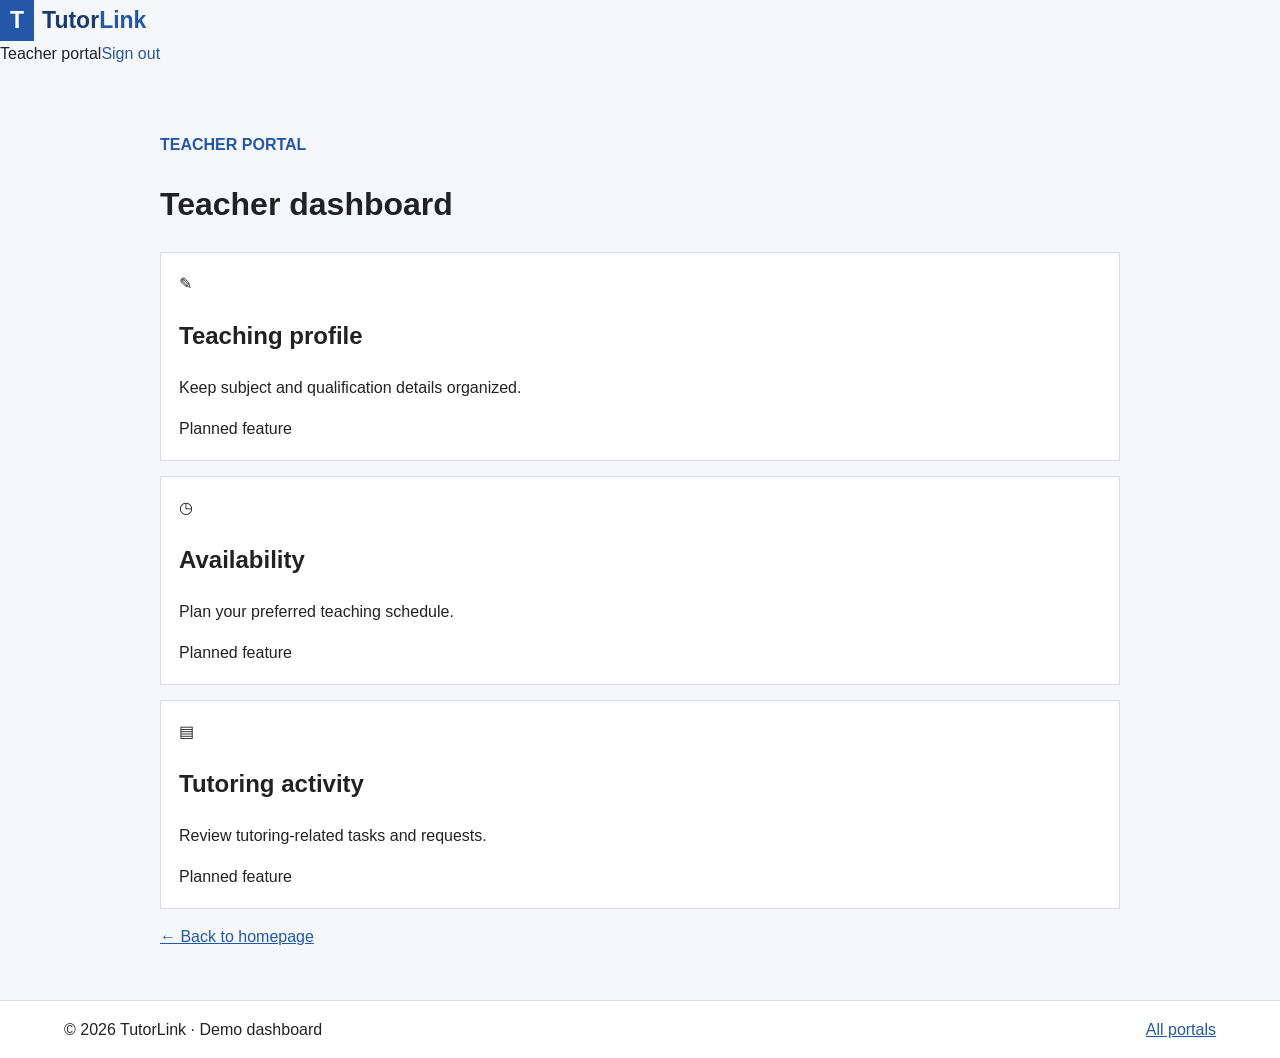
<file: teacher/dashboard.html>
<!DOCTYPE html>
<html lang="en">

<head>
    <meta charset="UTF-8">
    <meta name="viewport" content="width=device-width, initial-scale=1.0">
    <title>Teacher Dashboard | TutorLink</title>
    <link rel="stylesheet" href="css/dashboard.css">
</head>

<body class="dashboard-page">
    <header class="dashboard-header"><a class="brand" href="../index.html"><span
                class="brand-mark">T</span><span>Tutor<span class="accent">Link</span></span></a>
        <div class="dashboard-header-right"><span class="role-chip">Teacher portal</span><a class="back-link"
                href="login.html">Sign out</a></div>
    </header>
    <main class="dashboard-main">
        <div class="dashboard-welcome">
            <p class="eyebrow">TEACHER PORTAL</p>
            <h1>Teacher dashboard</h1>
        </div>
        <div class="dashboard-grid">
            <article class="dashboard-card"><span class="dash-symbol">✎</span>
                <h2>Teaching profile</h2>
                <p>Keep subject and qualification details organized.</p><span class="coming-soon">Planned feature</span>
            </article>
            <article class="dashboard-card"><span class="dash-symbol">◷</span>
                <h2>Availability</h2>
                <p>Plan your preferred teaching schedule.</p><span class="coming-soon">Planned feature</span>
            </article>
            <article class="dashboard-card"><span class="dash-symbol">▤</span>
                <h2>Tutoring activity</h2>
                <p>Review tutoring-related tasks and requests.</p><span class="coming-soon">Planned feature</span>
            </article>
        </div><a class="button primary" href="../index.html">← Back to homepage</a>
    </main>
    <footer class="auth-footer"><span>© 2026 TutorLink · Demo dashboard</span><a href="../commonui/login.html">All
            portals</a></footer>
</body>

</html>
</file>
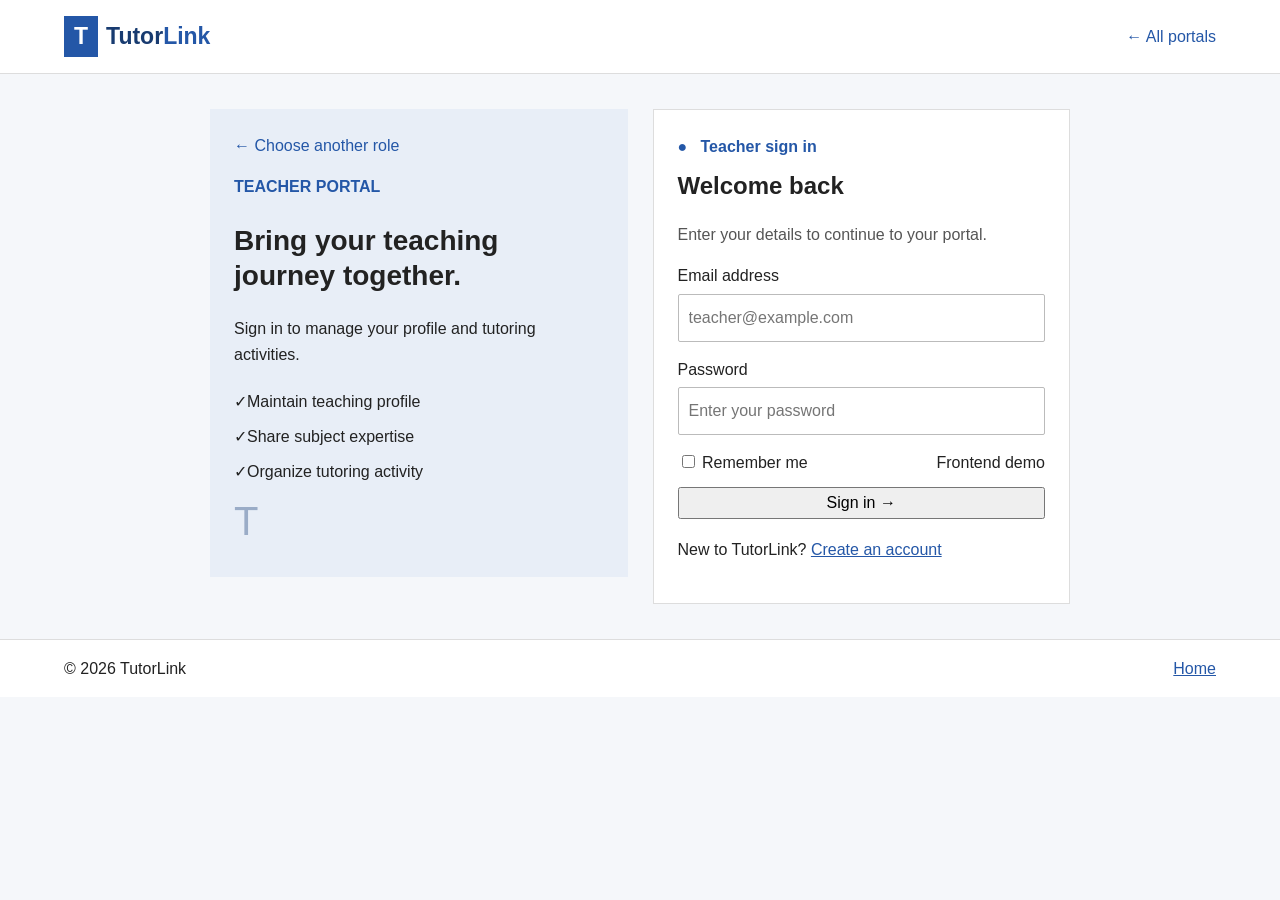
<file: teacher/login.html>
<!DOCTYPE html>
<html lang="en">

<head>
    <meta charset="UTF-8">
    <meta name="viewport" content="width=device-width, initial-scale=1.0">
    <title>Teacher Login | TutorLink</title>
    <link rel="stylesheet" href="css/login.css">
</head>

<body class="auth-page">
    <header class="auth-header"><a class="brand" href="../index.html"><span class="brand-mark">T</span><span>Tutor<span
                    class="accent">Link</span></span></a><a class="back-link" href="../commonui/login.html">← All
            portals</a></header>
    <main class="auth-layout">
        <section class="auth-aside"><a class="back-link aside-back" href="../commonui/login.html">← Choose another
                role</a>
            <p class="eyebrow">TEACHER PORTAL</p>
            <h1>Bring your teaching journey together.</h1>
            <p>Sign in to manage your profile and tutoring activities.</p>
            <div class="feature-list">
                <div class="feature-item"><span>✓</span>Maintain teaching profile</div>
                <div class="feature-item"><span>✓</span>Share subject expertise</div>
                <div class="feature-item"><span>✓</span>Organize tutoring activity</div>
            </div>
            <div class="watermark">T</div>
        </section>
        <section class="auth-panel">
            <div class="form-card">
                <div class="role-pill">● &nbsp; Teacher sign in</div>
                <h2>Welcome back</h2>
                <p class="form-intro">Enter your details to continue to your portal.</p>
                <form class="demo-form">
                    <div class="form-group"><label for="email">Email address</label><input id="email" name="email"
                            type="email" placeholder="teacher@example.com"></div>
                    <div class="form-group"><label for="password">Password</label><input id="password" name="password"
                            type="password" placeholder="Enter your password">
                    </div>
                    <div class="form-options"><label><input type="checkbox" name="remember"> Remember me</label><span
                            class="demo-label">Frontend demo</span></div><button class="submit-button"
                        type="submit">Sign in <span>→</span></button>
                    <p class="form-message" aria-live="polite"></p>
                </form>
                <p class="switch-form">New to TutorLink? <a href="register.html">Create an account</a></p>
            </div>
        </section>
    </main>
    <footer class="auth-footer"><span>© 2026 TutorLink</span><a href="../index.html">Home</a></footer>
</body>

</html>
</file>
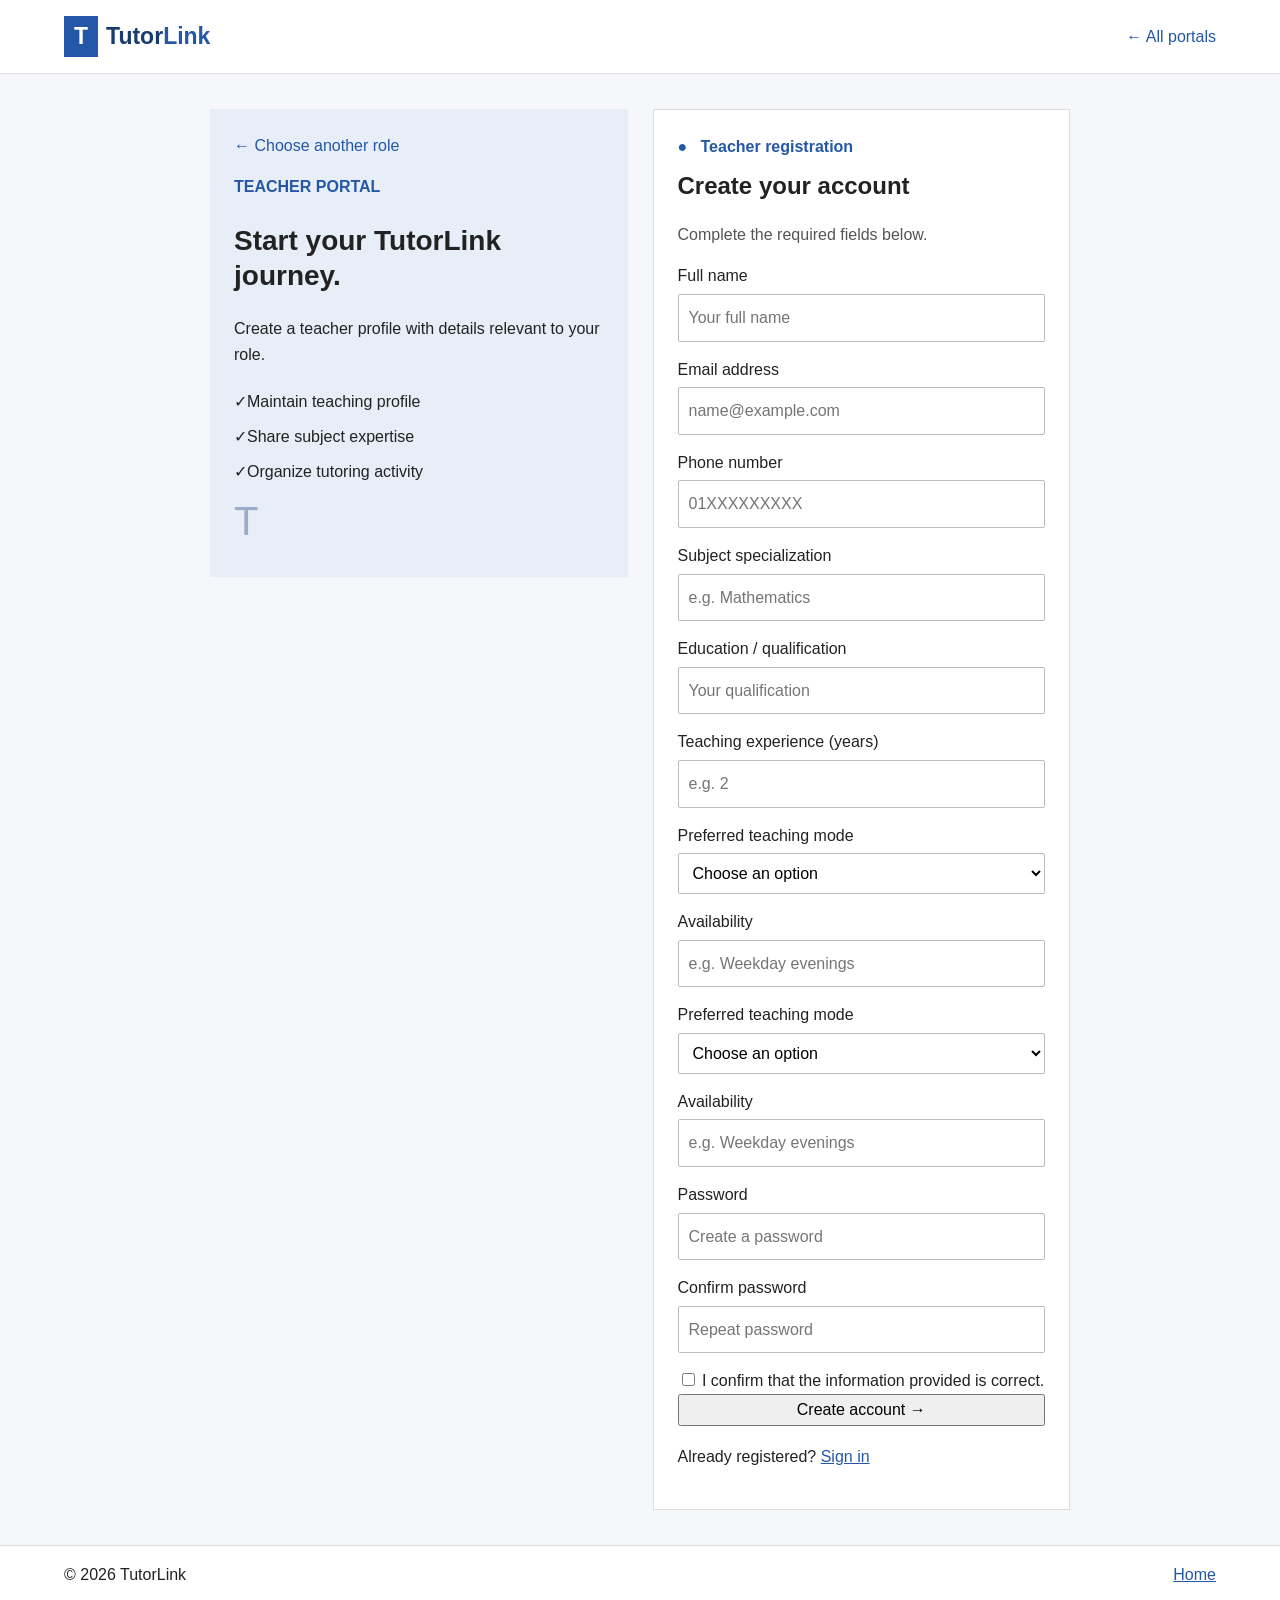
<file: teacher/register.html>
<!DOCTYPE html>
<html lang="en">

<head>
    <meta charset="UTF-8">
    <meta name="viewport" content="width=device-width, initial-scale=1.0">
    <title>Teacher Registration | TutorLink</title>
    <link rel="stylesheet" href="css/registration.css">
</head>

<body class="auth-page">
    <header class="auth-header"><a class="brand" href="../index.html"><span class="brand-mark">T</span><span>Tutor<span
                    class="accent">Link</span></span></a><a class="back-link" href="../commonui/login.html">← All
            portals</a></header>
    <main class="auth-layout register-layout">
        <section class="auth-aside"><a class="back-link aside-back" href="../commonui/login.html">← Choose another
                role</a>
            <p class="eyebrow">TEACHER PORTAL</p>
            <h1>Start your TutorLink journey.</h1>
            <p>Create a teacher profile with details relevant to your role.</p>
            <div class="feature-list">
                <div class="feature-item"><span>✓</span>Maintain teaching profile</div>
                <div class="feature-item"><span>✓</span>Share subject expertise</div>
                <div class="feature-item"><span>✓</span>Organize tutoring activity</div>
            </div>
            <div class="watermark">T</div>
        </section>
        <section class="auth-panel">
            <div class="form-card register-card">
                <div class="role-pill">● &nbsp; Teacher registration</div>
                <h2>Create your account</h2>
                <p class="form-intro">Complete the required fields below.</p>
                <form class="demo-form">
                    <div class="form-group"><label for="fullName">Full name</label><input id="fullName" name="fullName"
                            type="text" placeholder="Your full name"></div>
                    <div class="form-group"><label for="email">Email address</label><input id="email" name="email"
                            type="email" placeholder="name@example.com"></div>
                    <div class="form-group"><label for="phone">Phone number</label><input id="phone" name="phone"
                            type="tel" placeholder="01XXXXXXXXX"></div>
                    <div class="form-group"><label for="subject">Subject specialization</label><input id="subject"
                            name="subject" type="text" placeholder="e.g. Mathematics"></div>
                    <div class="form-group"><label for="qualification">Education / qualification</label><input
                            id="qualification" name="qualification" type="text" placeholder="Your qualification"
                            autocomplete="on"></div>
                    <div class="form-group"><label for="experience">Teaching experience (years)</label><input
                            id="experience" name="experience" type="number" placeholder="e.g. 2" min="0"></div>
                    <div class="form-group"><label for="teachingMode">Preferred teaching mode</label><select
                            id="teachingMode" name="teachingMode" required>
                            <option value="" disabled selected>Choose an option</option>
                            <option value="online">Online</option>
                            <option value="in_person">In person</option>
                            <option value="both">Both / flexible</option>
                        </select></div>
                    <div class="form-group"><label for="availability">Availability</label><input id="availability"
                            name="availability" type="text" placeholder="e.g. Weekday evenings"></div>
                    <div class="form-group"><label for="teachingMode">Preferred teaching mode</label><select
                            id="teachingMode" name="teachingMode">
                            <option value="" disabled selected>Choose an option</option>
                            <option value="morning">Morning</option>
                            <option value="afternoon">Afternoon</option>
                            <option value="evening">Evening</option>
                            <option value="online">Online</option>
                            <option value="in_person">In person</option>
                            <option value="both">Both / flexible</option>
                        </select></div>
                    <div class="form-group"><label for="availability">Availability</label><input id="availability"
                            name="availability" type="text" placeholder="e.g. Weekday evenings"></div>
                    <div class="form-group"><label for="password">Password</label><input id="password" name="password"
                            type="password" placeholder="Create a password"></div>
                    <div class="form-group"><label for="confirmPassword">Confirm password</label><input
                            id="confirmPassword" name="confirmPassword" type="password" placeholder="Repeat password"></div><label class="terms-check"><input type="checkbox"
                            name="terms"> I confirm that the information provided is correct.</label><button
                        class="submit-button" type="submit">Create account <span>→</span></button>
                    <p class="form-message" aria-live="polite"></p>
                </form>
                <p class="switch-form">Already registered? <a href="login.html">Sign in</a></p>
            </div>
        </section>
    </main>
    <footer class="auth-footer"><span>© 2026 TutorLink</span><a href="../index.html">Home</a></footer>
</body>

</html>
</file>
<file: commonui/css/home.css>
/* Simple CSS for the common TutorLink pages */
* { box-sizing: border-box; }
body { margin: 0; font-family: Arial, sans-serif; color: #222; background: #fff; line-height: 1.6; }
a { color: #2457a7; }
a:hover { text-decoration: underline; }
.container { width: 90%; max-width: 1050px; margin: 0 auto; }
.site-header { background: #f1f5fb; border-bottom: 1px solid #ccd6e4; padding: 16px 0; }
.nav-wrap { display: flex; align-items: center; justify-content: space-between; gap: 20px; }
.brand { font-size: 24px; font-weight: bold; text-decoration: none; color: #183b70; }
.brand-mark { display: inline-block; background: #2457a7; color: white; padding: 2px 10px; margin-right: 8px; }
.accent { color: #2457a7; }
.main-nav { display: flex; flex-wrap: wrap; gap: 16px; align-items: center; }
.main-nav a, .back-link { text-decoration: none; }
.nav-cta, .button, .submit-button { display: inline-block; padding: 9px 15px; border: 1px solid #2457a7; background: #2457a7; color: #fff; text-decoration: none; border-radius: 3px; cursor: pointer; }
.hero { background: #f7f9fc; padding: 48px 0; }
.hero-grid { display: block; }
.hero-art, .menu-toggle { display: none; }
.eyebrow { color: #2457a7; font-weight: bold; font-size: 13px; }
h1 { font-size: 36px; line-height: 1.2; margin: 12px 0; }
h2 { font-size: 27px; line-height: 1.3; }
h3 { margin-bottom: 6px; }
.hero-text, .muted, .small-note { color: #555; max-width: 750px; }
.actions { display: flex; flex-wrap: wrap; gap: 10px; margin: 22px 0; }
.button.secondary { background: white; color: #2457a7; }
.trust { background: #e8eef7; padding: 16px 0; }
.trust-inner { display: flex; flex-wrap: wrap; gap: 15px; justify-content: space-between; }
.section { padding: 36px 0; }
.tinted { background: #f7f9fc; }
.two-col { display: grid; grid-template-columns: 1fr 1fr; gap: 25px; }
.section-heading { margin-bottom: 22px; }
.service-grid, .portal-grid { display: grid; grid-template-columns: repeat(2, 1fr); gap: 16px; }
.service-card, .portal-card, .steps article { border: 1px solid #d5dce6; background: white; padding: 18px; }
.service-card p, .portal-card p, .steps p { color: #555; }
.service-card a { font-weight: bold; }
.icon { display: inline-block; padding: 6px 10px; background: #e8eef7; color: #2457a7; }
.steps { display: grid; grid-template-columns: repeat(3, 1fr); gap: 16px; }
.steps article b { color: #2457a7; font-size: 22px; }
.cta { padding: 32px 0; background: #e8eef7; }
.cta-inner { display: flex; align-items: center; justify-content: space-between; gap: 20px; }
.button.light { background: white; color: #2457a7; }
footer { background: #f1f5fb; padding: 20px 0; color: #444; }
.footer-top, .footer-bottom { display: flex; flex-wrap: wrap; justify-content: space-between; gap: 12px; align-items: center; }
.footer-bottom { border-top: 1px solid #ccd6e4; margin-top: 12px; padding-top: 12px; font-size: 13px; }
.portal-main { padding: 35px 0; }
.portal-container h1 { font-size: 32px; }
.portal-register { margin-top: 24px; }
.simple-footer { text-align: center; }
@media (max-width: 700px) { .main-nav { gap: 8px; } .two-col, .service-grid, .portal-grid, .steps { grid-template-columns: 1fr; } .cta-inner { display: block; } }
</file>
<file: admin/css/dashboard.css>
/* Simple CSS for this role's pages */
* { box-sizing: border-box; }
body { margin: 0; font-family: Arial, sans-serif; background: #f5f7fa; color: #222; line-height: 1.6; }
a { color: #2457a7; }
.brand { font-size: 23px; font-weight: bold; text-decoration: none; color: #183b70; }
.brand-mark { display: inline-block; background: #2457a7; color: white; padding: 2px 10px; margin-right: 8px; }
.accent { color: #2457a7; }
.auth-header { background: #fff; border-bottom: 1px solid #ddd; padding: 16px 5%; display: flex; justify-content: space-between; align-items: center; }
.back-link { text-decoration: none; }
.auth-layout { max-width: 900px; margin: 35px auto; padding: 0 20px; display: grid; grid-template-columns: 1fr 1fr; gap: 25px; align-items: start; }
.auth-aside { background: #e8eef7; padding: 24px; }
.auth-aside h1 { font-size: 28px; line-height: 1.25; }
.eyebrow, .role-pill { color: #2457a7; font-weight: bold; }
.feature-list { line-height: 2.2; }
.watermark { font-size: 40px; color: #9aacc7; }
.auth-panel { background: #fff; border: 1px solid #ddd; padding: 24px; }
.form-card h2 { margin: 8px 0; }
.form-intro { color: #555; }
.form-group { margin: 15px 0; }
.form-group label { display: block; margin-bottom: 5px; }
input:not([type=checkbox]), select, textarea { width: 100%; padding: 10px; border: 1px solid #bbb; border-radius: 2px; font: inherit; background: #fff; }
input[type=checkbox] { width: auto; }
.form-options { display: flex; flex-wrap: wrap; justify-content: space-between; gap: 10px; margin: 12px 0; }
.submit-button { width: 100%; font: inherit; }
.switch-form { margin-top: 18px; }
.auth-footer { padding: 16px 5%; background: #fff; border-top: 1px solid #ddd; display: flex; justify-content: space-between; }
.dashboard, .dashboard-main, .page-content { max-width: 1000px; margin: 30px auto; padding: 20px; }
.dashboard-card, .stat-card, .content-card { background: #fff; border: 1px solid #ddd; padding: 18px; margin-bottom: 15px; }
button { cursor: pointer; }
</file>
<file: admin/css/login.css>
/* Simple CSS for this role's pages */
* { box-sizing: border-box; }
body { margin: 0; font-family: Arial, sans-serif; background: #f5f7fa; color: #222; line-height: 1.6; }
a { color: #2457a7; }
.brand { font-size: 23px; font-weight: bold; text-decoration: none; color: #183b70; }
.brand-mark { display: inline-block; background: #2457a7; color: white; padding: 2px 10px; margin-right: 8px; }
.accent { color: #2457a7; }
.auth-header { background: #fff; border-bottom: 1px solid #ddd; padding: 16px 5%; display: flex; justify-content: space-between; align-items: center; }
.back-link { text-decoration: none; }
.auth-layout { max-width: 900px; margin: 35px auto; padding: 0 20px; display: grid; grid-template-columns: 1fr 1fr; gap: 25px; align-items: start; }
.auth-aside { background: #e8eef7; padding: 24px; }
.auth-aside h1 { font-size: 28px; line-height: 1.25; }
.eyebrow, .role-pill { color: #2457a7; font-weight: bold; }
.feature-list { line-height: 2.2; }
.watermark { font-size: 40px; color: #9aacc7; }
.auth-panel { background: #fff; border: 1px solid #ddd; padding: 24px; }
.form-card h2 { margin: 8px 0; }
.form-intro { color: #555; }
.form-group { margin: 15px 0; }
.form-group label { display: block; margin-bottom: 5px; }
input:not([type=checkbox]), select, textarea { width: 100%; padding: 10px; border: 1px solid #bbb; border-radius: 2px; font: inherit; background: #fff; }
input[type=checkbox] { width: auto; }
.form-options { display: flex; flex-wrap: wrap; justify-content: space-between; gap: 10px; margin: 12px 0; }
.submit-button { width: 100%; font: inherit; }
.switch-form { margin-top: 18px; }
.auth-footer { padding: 16px 5%; background: #fff; border-top: 1px solid #ddd; display: flex; justify-content: space-between; }
.dashboard, .dashboard-main, .page-content { max-width: 1000px; margin: 30px auto; padding: 20px; }
.dashboard-card, .stat-card, .content-card { background: #fff; border: 1px solid #ddd; padding: 18px; margin-bottom: 15px; }
button { cursor: pointer; }
</file>
<file: admin/css/registration.css>
/* Simple CSS for this role's pages */
* { box-sizing: border-box; }
body { margin: 0; font-family: Arial, sans-serif; background: #f5f7fa; color: #222; line-height: 1.6; }
a { color: #2457a7; }
.brand { font-size: 23px; font-weight: bold; text-decoration: none; color: #183b70; }
.brand-mark { display: inline-block; background: #2457a7; color: white; padding: 2px 10px; margin-right: 8px; }
.accent { color: #2457a7; }
.auth-header { background: #fff; border-bottom: 1px solid #ddd; padding: 16px 5%; display: flex; justify-content: space-between; align-items: center; }
.back-link { text-decoration: none; }
.auth-layout { max-width: 900px; margin: 35px auto; padding: 0 20px; display: grid; grid-template-columns: 1fr 1fr; gap: 25px; align-items: start; }
.auth-aside { background: #e8eef7; padding: 24px; }
.auth-aside h1 { font-size: 28px; line-height: 1.25; }
.eyebrow, .role-pill { color: #2457a7; font-weight: bold; }
.feature-list { line-height: 2.2; }
.watermark { font-size: 40px; color: #9aacc7; }
.auth-panel { background: #fff; border: 1px solid #ddd; padding: 24px; }
.form-card h2 { margin: 8px 0; }
.form-intro { color: #555; }
.form-group { margin: 15px 0; }
.form-group label { display: block; margin-bottom: 5px; }
input:not([type=checkbox]), select, textarea { width: 100%; padding: 10px; border: 1px solid #bbb; border-radius: 2px; font: inherit; background: #fff; }
input[type=checkbox] { width: auto; }
.form-options { display: flex; flex-wrap: wrap; justify-content: space-between; gap: 10px; margin: 12px 0; }
.submit-button { width: 100%; font: inherit; }
.switch-form { margin-top: 18px; }
.auth-footer { padding: 16px 5%; background: #fff; border-top: 1px solid #ddd; display: flex; justify-content: space-between; }
.dashboard, .dashboard-main, .page-content { max-width: 1000px; margin: 30px auto; padding: 20px; }
.dashboard-card, .stat-card, .content-card { background: #fff; border: 1px solid #ddd; padding: 18px; margin-bottom: 15px; }
button { cursor: pointer; }
</file>
<file: commonui/css/login.css>
/* Simple CSS for the common TutorLink pages */
* { box-sizing: border-box; }
body { margin: 0; font-family: Arial, sans-serif; color: #222; background: #fff; line-height: 1.6; }
a { color: #2457a7; }
a:hover { text-decoration: underline; }
.container { width: 90%; max-width: 1050px; margin: 0 auto; }
.site-header { background: #f1f5fb; border-bottom: 1px solid #ccd6e4; padding: 16px 0; }
.nav-wrap { display: flex; align-items: center; justify-content: space-between; gap: 20px; }
.brand { font-size: 24px; font-weight: bold; text-decoration: none; color: #183b70; }
.brand-mark { display: inline-block; background: #2457a7; color: white; padding: 2px 10px; margin-right: 8px; }
.accent { color: #2457a7; }
.main-nav { display: flex; flex-wrap: wrap; gap: 16px; align-items: center; }
.main-nav a, .back-link { text-decoration: none; }
.nav-cta, .button, .submit-button { display: inline-block; padding: 9px 15px; border: 1px solid #2457a7; background: #2457a7; color: #fff; text-decoration: none; border-radius: 3px; cursor: pointer; }
.hero { background: #f7f9fc; padding: 48px 0; }
.hero-grid { display: block; }
.hero-art, .menu-toggle { display: none; }
.eyebrow { color: #2457a7; font-weight: bold; font-size: 13px; }
h1 { font-size: 36px; line-height: 1.2; margin: 12px 0; }
h2 { font-size: 27px; line-height: 1.3; }
h3 { margin-bottom: 6px; }
.hero-text, .muted, .small-note { color: #555; max-width: 750px; }
.actions { display: flex; flex-wrap: wrap; gap: 10px; margin: 22px 0; }
.button.secondary { background: white; color: #2457a7; }
.trust { background: #e8eef7; padding: 16px 0; }
.trust-inner { display: flex; flex-wrap: wrap; gap: 15px; justify-content: space-between; }
.section { padding: 36px 0; }
.tinted { background: #f7f9fc; }
.two-col { display: grid; grid-template-columns: 1fr 1fr; gap: 25px; }
.section-heading { margin-bottom: 22px; }
.service-grid, .portal-grid { display: grid; grid-template-columns: repeat(2, 1fr); gap: 16px; }
.service-card, .portal-card, .steps article { border: 1px solid #d5dce6; background: white; padding: 18px; }
.service-card p, .portal-card p, .steps p { color: #555; }
.service-card a { font-weight: bold; }
.icon { display: inline-block; padding: 6px 10px; background: #e8eef7; color: #2457a7; }
.steps { display: grid; grid-template-columns: repeat(3, 1fr); gap: 16px; }
.steps article b { color: #2457a7; font-size: 22px; }
.cta { padding: 32px 0; background: #e8eef7; }
.cta-inner { display: flex; align-items: center; justify-content: space-between; gap: 20px; }
.button.light { background: white; color: #2457a7; }
footer { background: #f1f5fb; padding: 20px 0; color: #444; }
.footer-top, .footer-bottom { display: flex; flex-wrap: wrap; justify-content: space-between; gap: 12px; align-items: center; }
.footer-bottom { border-top: 1px solid #ccd6e4; margin-top: 12px; padding-top: 12px; font-size: 13px; }
.portal-main { padding: 35px 0; }
.portal-container h1 { font-size: 32px; }
.portal-register { margin-top: 24px; }
.simple-footer { text-align: center; }
@media (max-width: 700px) { .main-nav { gap: 8px; } .two-col, .service-grid, .portal-grid, .steps { grid-template-columns: 1fr; } .cta-inner { display: block; } }
</file>
<file: manager/css/dashboard.css>
/* Simple CSS for this role's pages */
* { box-sizing: border-box; }
body { margin: 0; font-family: Arial, sans-serif; background: #f5f7fa; color: #222; line-height: 1.6; }
a { color: #2457a7; }
.brand { font-size: 23px; font-weight: bold; text-decoration: none; color: #183b70; }
.brand-mark { display: inline-block; background: #2457a7; color: white; padding: 2px 10px; margin-right: 8px; }
.accent { color: #2457a7; }
.auth-header { background: #fff; border-bottom: 1px solid #ddd; padding: 16px 5%; display: flex; justify-content: space-between; align-items: center; }
.back-link { text-decoration: none; }
.auth-layout { max-width: 900px; margin: 35px auto; padding: 0 20px; display: grid; grid-template-columns: 1fr 1fr; gap: 25px; align-items: start; }
.auth-aside { background: #e8eef7; padding: 24px; }
.auth-aside h1 { font-size: 28px; line-height: 1.25; }
.eyebrow, .role-pill { color: #2457a7; font-weight: bold; }
.feature-list { line-height: 2.2; }
.watermark { font-size: 40px; color: #9aacc7; }
.auth-panel { background: #fff; border: 1px solid #ddd; padding: 24px; }
.form-card h2 { margin: 8px 0; }
.form-intro { color: #555; }
.form-group { margin: 15px 0; }
.form-group label { display: block; margin-bottom: 5px; }
input:not([type=checkbox]), select, textarea { width: 100%; padding: 10px; border: 1px solid #bbb; border-radius: 2px; font: inherit; background: #fff; }
input[type=checkbox] { width: auto; }
.form-options { display: flex; flex-wrap: wrap; justify-content: space-between; gap: 10px; margin: 12px 0; }
.submit-button { width: 100%; font: inherit; }
.switch-form { margin-top: 18px; }
.auth-footer { padding: 16px 5%; background: #fff; border-top: 1px solid #ddd; display: flex; justify-content: space-between; }
.dashboard, .dashboard-main, .page-content { max-width: 1000px; margin: 30px auto; padding: 20px; }
.dashboard-card, .stat-card, .content-card { background: #fff; border: 1px solid #ddd; padding: 18px; margin-bottom: 15px; }
button { cursor: pointer; }
</file>
<file: manager/css/login.css>
/* Simple CSS for this role's pages */
* { box-sizing: border-box; }
body { margin: 0; font-family: Arial, sans-serif; background: #f5f7fa; color: #222; line-height: 1.6; }
a { color: #2457a7; }
.brand { font-size: 23px; font-weight: bold; text-decoration: none; color: #183b70; }
.brand-mark { display: inline-block; background: #2457a7; color: white; padding: 2px 10px; margin-right: 8px; }
.accent { color: #2457a7; }
.auth-header { background: #fff; border-bottom: 1px solid #ddd; padding: 16px 5%; display: flex; justify-content: space-between; align-items: center; }
.back-link { text-decoration: none; }
.auth-layout { max-width: 900px; margin: 35px auto; padding: 0 20px; display: grid; grid-template-columns: 1fr 1fr; gap: 25px; align-items: start; }
.auth-aside { background: #e8eef7; padding: 24px; }
.auth-aside h1 { font-size: 28px; line-height: 1.25; }
.eyebrow, .role-pill { color: #2457a7; font-weight: bold; }
.feature-list { line-height: 2.2; }
.watermark { font-size: 40px; color: #9aacc7; }
.auth-panel { background: #fff; border: 1px solid #ddd; padding: 24px; }
.form-card h2 { margin: 8px 0; }
.form-intro { color: #555; }
.form-group { margin: 15px 0; }
.form-group label { display: block; margin-bottom: 5px; }
input:not([type=checkbox]), select, textarea { width: 100%; padding: 10px; border: 1px solid #bbb; border-radius: 2px; font: inherit; background: #fff; }
input[type=checkbox] { width: auto; }
.form-options { display: flex; flex-wrap: wrap; justify-content: space-between; gap: 10px; margin: 12px 0; }
.submit-button { width: 100%; font: inherit; }
.switch-form { margin-top: 18px; }
.auth-footer { padding: 16px 5%; background: #fff; border-top: 1px solid #ddd; display: flex; justify-content: space-between; }
.dashboard, .dashboard-main, .page-content { max-width: 1000px; margin: 30px auto; padding: 20px; }
.dashboard-card, .stat-card, .content-card { background: #fff; border: 1px solid #ddd; padding: 18px; margin-bottom: 15px; }
button { cursor: pointer; }
</file>
<file: manager/css/registration.css>
/* Simple CSS for this role's pages */
* { box-sizing: border-box; }
body { margin: 0; font-family: Arial, sans-serif; background: #f5f7fa; color: #222; line-height: 1.6; }
a { color: #2457a7; }
.brand { font-size: 23px; font-weight: bold; text-decoration: none; color: #183b70; }
.brand-mark { display: inline-block; background: #2457a7; color: white; padding: 2px 10px; margin-right: 8px; }
.accent { color: #2457a7; }
.auth-header { background: #fff; border-bottom: 1px solid #ddd; padding: 16px 5%; display: flex; justify-content: space-between; align-items: center; }
.back-link { text-decoration: none; }
.auth-layout { max-width: 900px; margin: 35px auto; padding: 0 20px; display: grid; grid-template-columns: 1fr 1fr; gap: 25px; align-items: start; }
.auth-aside { background: #e8eef7; padding: 24px; }
.auth-aside h1 { font-size: 28px; line-height: 1.25; }
.eyebrow, .role-pill { color: #2457a7; font-weight: bold; }
.feature-list { line-height: 2.2; }
.watermark { font-size: 40px; color: #9aacc7; }
.auth-panel { background: #fff; border: 1px solid #ddd; padding: 24px; }
.form-card h2 { margin: 8px 0; }
.form-intro { color: #555; }
.form-group { margin: 15px 0; }
.form-group label { display: block; margin-bottom: 5px; }
input:not([type=checkbox]), select, textarea { width: 100%; padding: 10px; border: 1px solid #bbb; border-radius: 2px; font: inherit; background: #fff; }
input[type=checkbox] { width: auto; }
.form-options { display: flex; flex-wrap: wrap; justify-content: space-between; gap: 10px; margin: 12px 0; }
.submit-button { width: 100%; font: inherit; }
.switch-form { margin-top: 18px; }
.auth-footer { padding: 16px 5%; background: #fff; border-top: 1px solid #ddd; display: flex; justify-content: space-between; }
.dashboard, .dashboard-main, .page-content { max-width: 1000px; margin: 30px auto; padding: 20px; }
.dashboard-card, .stat-card, .content-card { background: #fff; border: 1px solid #ddd; padding: 18px; margin-bottom: 15px; }
button { cursor: pointer; }
</file>
<file: student/css/dashboard.css>
/* Simple CSS for this role's pages */
* {
    box-sizing: border-box;
}

body {
    margin: 0;
    font-family: Arial, sans-serif;
    background: #f5f7fa;
    color: #222;
    line-height: 1.6;
}

a {
    color: #2457a7;
}

.brand {
    font-size: 23px;
    font-weight: bold;
    text-decoration: none;
    color: #183b70;
}

.brand-mark {
    display: inline-block;
    background: #2457a7;
    color: white;
    padding: 2px 10px;
    margin-right: 8px;
}

.accent {
    color: #2457a7;
}

.auth-header {
    background: #fff;
    border-bottom: 1px solid #ddd;
    padding: 16px 5%;
    display: flex;
    justify-content: space-between;
    align-items: center;
}

.back-link {
    text-decoration: none;
}

.auth-layout {
    max-width: 900px;
    margin: 35px auto;
    padding: 0 20px;
    display: grid;
    grid-template-columns: 1fr 1fr;
    gap: 25px;
    align-items: start;
}

.auth-aside {
    background: #e8eef7;
    padding: 24px;
}

.auth-aside h1 {
    font-size: 28px;
    line-height: 1.25;
}

.eyebrow,
.role-pill {
    color: #2457a7;
    font-weight: bold;
}

.feature-list {
    line-height: 2.2;
}

.watermark {
    font-size: 40px;
    color: #9aacc7;
}

.auth-panel {
    background: #fff;
    border: 1px solid #ddd;
    padding: 24px;
}

.form-card h2 {
    margin: 8px 0;
}

.form-intro {
    color: #555;
}

.form-group {
    margin: 15px 0;
}

.form-group label {
    display: block;
    margin-bottom: 5px;
}

input:not([type=checkbox]),
select,
textarea {
    width: 100%;
    padding: 10px;
    border: 1px solid #bbb;
    border-radius: 2px;
    font: inherit;
    background: #fff;
}

input[type=checkbox] {
    width: auto;
}

.form-options {
    display: flex;
    flex-wrap: wrap;
    justify-content: space-between;
    gap: 10px;
    margin: 12px 0;
}

.submit-button {
    width: 100%;
    font: inherit;
}

.switch-form {
    margin-top: 18px;
}

.auth-footer {
    padding: 16px 5%;
    background: #fff;
    border-top: 1px solid #ddd;
    display: flex;
    justify-content: space-between;
}

.dashboard,
.dashboard-main,
.page-content {
    max-width: 1000px;
    margin: 30px auto;
    padding: 20px;
}

.dashboard-card,
.stat-card,
.content-card {
    background: #fff;
    border: 1px solid #ddd;
    padding: 18px;
    margin-bottom: 15px;
}

button {
    cursor: pointer;
}
</file>
<file: student/css/login.css>
/* Simple CSS for this role's pages */
* {
    box-sizing: border-box;
}

body {
    margin: 0;
    font-family: Arial, sans-serif;
    background: #f5f7fa;
    color: #222;
    line-height: 1.6;
}

a {
    color: #2457a7;
}

.brand {
    font-size: 23px;
    font-weight: bold;
    text-decoration: none;
    color: #183b70;
}

.brand-mark {
    display: inline-block;
    background: #2457a7;
    color: white;
    padding: 2px 10px;
    margin-right: 8px;
}

.accent {
    color: #2457a7;
}

.auth-header {
    background: #fff;
    border-bottom: 1px solid #ddd;
    padding: 16px 5%;
    display: flex;
    justify-content: space-between;
    align-items: center;
}

.back-link {
    text-decoration: none;
}

.auth-layout {
    max-width: 900px;
    margin: 35px auto;
    padding: 0 20px;
    display: grid;
    grid-template-columns: 1fr 1fr;
    gap: 25px;
    align-items: start;
}

.auth-aside {
    background: #e8eef7;
    padding: 24px;
}

.auth-aside h1 {
    font-size: 28px;
    line-height: 1.25;
}

.eyebrow,
.role-pill {
    color: #2457a7;
    font-weight: bold;
}

.feature-list {
    line-height: 2.2;
}

.watermark {
    font-size: 40px;
    color: #9aacc7;
}

.auth-panel {
    background: #fff;
    border: 1px solid #ddd;
    padding: 24px;
}

.form-card h2 {
    margin: 8px 0;
}

.form-intro {
    color: #555;
}

.form-group {
    margin: 15px 0;
}

.form-group label {
    display: block;
    margin-bottom: 5px;
}

input:not([type=checkbox]),
select,
textarea {
    width: 100%;
    padding: 10px;
    border: 1px solid #bbb;
    border-radius: 2px;
    font: inherit;
    background: #fff;
}

input[type=checkbox] {
    width: auto;
}

.form-options {
    display: flex;
    flex-wrap: wrap;
    justify-content: space-between;
    gap: 10px;
    margin: 12px 0;
}

.submit-button {
    width: 100%;
    font: inherit;
}

.switch-form {
    margin-top: 18px;
}

.auth-footer {
    padding: 16px 5%;
    background: #fff;
    border-top: 1px solid #ddd;
    display: flex;
    justify-content: space-between;
}

.dashboard,
.dashboard-main,
.page-content {
    max-width: 1000px;
    margin: 30px auto;
    padding: 20px;
}

.dashboard-card,
.stat-card,
.content-card {
    background: #fff;
    border: 1px solid #ddd;
    padding: 18px;
    margin-bottom: 15px;
}

button {
    cursor: pointer;
}
</file>
<file: student/css/registration.css>
/* Simple CSS for this role's pages */
* {
    box-sizing: border-box;
}

body {
    margin: 0;
    font-family: Arial, sans-serif;
    background: #f5f7fa;
    color: #222;
    line-height: 1.6;
}

a {
    color: #2457a7;
}

.brand {
    font-size: 23px;
    font-weight: bold;
    text-decoration: none;
    color: #183b70;
}

.brand-mark {
    display: inline-block;
    background: #2457a7;
    color: white;
    padding: 2px 10px;
    margin-right: 8px;
}

.accent {
    color: #2457a7;
}

.auth-header {
    background: #fff;
    border-bottom: 1px solid #ddd;
    padding: 16px 5%;
    display: flex;
    justify-content: space-between;
    align-items: center;
}

.back-link {
    text-decoration: none;
}

.auth-layout {
    max-width: 900px;
    margin: 35px auto;
    padding: 0 20px;
    display: grid;
    grid-template-columns: 1fr 1fr;
    gap: 25px;
    align-items: start;
}

.auth-aside {
    background: #e8eef7;
    padding: 24px;
}

.auth-aside h1 {
    font-size: 28px;
    line-height: 1.25;
}

.eyebrow,
.role-pill {
    color: #2457a7;
    font-weight: bold;
}

.feature-list {
    line-height: 2.2;
}

.watermark {
    font-size: 40px;
    color: #9aacc7;
}

.auth-panel {
    background: #fff;
    border: 1px solid #ddd;
    padding: 24px;
}

.form-card h2 {
    margin: 8px 0;
}

.form-intro {
    color: #555;
}

.form-group {
    margin: 15px 0;
}

.form-group label {
    display: block;
    margin-bottom: 5px;
}

input:not([type=checkbox]),
select,
textarea {
    width: 100%;
    padding: 10px;
    border: 1px solid #bbb;
    border-radius: 2px;
    font: inherit;
    background: #fff;
}

input[type=checkbox] {
    width: auto;
}

.form-options {
    display: flex;
    flex-wrap: wrap;
    justify-content: space-between;
    gap: 10px;
    margin: 12px 0;
}

.submit-button {
    width: 100%;
    font: inherit;
}

.switch-form {
    margin-top: 18px;
}

.auth-footer {
    padding: 16px 5%;
    background: #fff;
    border-top: 1px solid #ddd;
    display: flex;
    justify-content: space-between;
}

.dashboard,
.dashboard-main,
.page-content {
    max-width: 1000px;
    margin: 30px auto;
    padding: 20px;
}

.dashboard-card,
.stat-card,
.content-card {
    background: #fff;
    border: 1px solid #ddd;
    padding: 18px;
    margin-bottom: 15px;
}

button {
    cursor: pointer;
}
</file>
<file: teacher/css/dashboard.css>
/* Simple CSS for this role's pages */
* { box-sizing: border-box; }
body { margin: 0; font-family: Arial, sans-serif; background: #f5f7fa; color: #222; line-height: 1.6; }
a { color: #2457a7; }
.brand { font-size: 23px; font-weight: bold; text-decoration: none; color: #183b70; }
.brand-mark { display: inline-block; background: #2457a7; color: white; padding: 2px 10px; margin-right: 8px; }
.accent { color: #2457a7; }
.auth-header { background: #fff; border-bottom: 1px solid #ddd; padding: 16px 5%; display: flex; justify-content: space-between; align-items: center; }
.back-link { text-decoration: none; }
.auth-layout { max-width: 900px; margin: 35px auto; padding: 0 20px; display: grid; grid-template-columns: 1fr 1fr; gap: 25px; align-items: start; }
.auth-aside { background: #e8eef7; padding: 24px; }
.auth-aside h1 { font-size: 28px; line-height: 1.25; }
.eyebrow, .role-pill { color: #2457a7; font-weight: bold; }
.feature-list { line-height: 2.2; }
.watermark { font-size: 40px; color: #9aacc7; }
.auth-panel { background: #fff; border: 1px solid #ddd; padding: 24px; }
.form-card h2 { margin: 8px 0; }
.form-intro { color: #555; }
.form-group { margin: 15px 0; }
.form-group label { display: block; margin-bottom: 5px; }
input:not([type=checkbox]), select, textarea { width: 100%; padding: 10px; border: 1px solid #bbb; border-radius: 2px; font: inherit; background: #fff; }
input[type=checkbox] { width: auto; }
.form-options { display: flex; flex-wrap: wrap; justify-content: space-between; gap: 10px; margin: 12px 0; }
.submit-button { width: 100%; font: inherit; }
.switch-form { margin-top: 18px; }
.auth-footer { padding: 16px 5%; background: #fff; border-top: 1px solid #ddd; display: flex; justify-content: space-between; }
.dashboard, .dashboard-main, .page-content { max-width: 1000px; margin: 30px auto; padding: 20px; }
.dashboard-card, .stat-card, .content-card { background: #fff; border: 1px solid #ddd; padding: 18px; margin-bottom: 15px; }
button { cursor: pointer; }
</file>
<file: teacher/css/login.css>
/* Simple CSS for this role's pages */
* { box-sizing: border-box; }
body { margin: 0; font-family: Arial, sans-serif; background: #f5f7fa; color: #222; line-height: 1.6; }
a { color: #2457a7; }
.brand { font-size: 23px; font-weight: bold; text-decoration: none; color: #183b70; }
.brand-mark { display: inline-block; background: #2457a7; color: white; padding: 2px 10px; margin-right: 8px; }
.accent { color: #2457a7; }
.auth-header { background: #fff; border-bottom: 1px solid #ddd; padding: 16px 5%; display: flex; justify-content: space-between; align-items: center; }
.back-link { text-decoration: none; }
.auth-layout { max-width: 900px; margin: 35px auto; padding: 0 20px; display: grid; grid-template-columns: 1fr 1fr; gap: 25px; align-items: start; }
.auth-aside { background: #e8eef7; padding: 24px; }
.auth-aside h1 { font-size: 28px; line-height: 1.25; }
.eyebrow, .role-pill { color: #2457a7; font-weight: bold; }
.feature-list { line-height: 2.2; }
.watermark { font-size: 40px; color: #9aacc7; }
.auth-panel { background: #fff; border: 1px solid #ddd; padding: 24px; }
.form-card h2 { margin: 8px 0; }
.form-intro { color: #555; }
.form-group { margin: 15px 0; }
.form-group label { display: block; margin-bottom: 5px; }
input:not([type=checkbox]), select, textarea { width: 100%; padding: 10px; border: 1px solid #bbb; border-radius: 2px; font: inherit; background: #fff; }
input[type=checkbox] { width: auto; }
.form-options { display: flex; flex-wrap: wrap; justify-content: space-between; gap: 10px; margin: 12px 0; }
.submit-button { width: 100%; font: inherit; }
.switch-form { margin-top: 18px; }
.auth-footer { padding: 16px 5%; background: #fff; border-top: 1px solid #ddd; display: flex; justify-content: space-between; }
.dashboard, .dashboard-main, .page-content { max-width: 1000px; margin: 30px auto; padding: 20px; }
.dashboard-card, .stat-card, .content-card { background: #fff; border: 1px solid #ddd; padding: 18px; margin-bottom: 15px; }
button { cursor: pointer; }
</file>
<file: teacher/css/registration.css>
/* Simple CSS for this role's pages */
* { box-sizing: border-box; }
body { margin: 0; font-family: Arial, sans-serif; background: #f5f7fa; color: #222; line-height: 1.6; }
a { color: #2457a7; }
.brand { font-size: 23px; font-weight: bold; text-decoration: none; color: #183b70; }
.brand-mark { display: inline-block; background: #2457a7; color: white; padding: 2px 10px; margin-right: 8px; }
.accent { color: #2457a7; }
.auth-header { background: #fff; border-bottom: 1px solid #ddd; padding: 16px 5%; display: flex; justify-content: space-between; align-items: center; }
.back-link { text-decoration: none; }
.auth-layout { max-width: 900px; margin: 35px auto; padding: 0 20px; display: grid; grid-template-columns: 1fr 1fr; gap: 25px; align-items: start; }
.auth-aside { background: #e8eef7; padding: 24px; }
.auth-aside h1 { font-size: 28px; line-height: 1.25; }
.eyebrow, .role-pill { color: #2457a7; font-weight: bold; }
.feature-list { line-height: 2.2; }
.watermark { font-size: 40px; color: #9aacc7; }
.auth-panel { background: #fff; border: 1px solid #ddd; padding: 24px; }
.form-card h2 { margin: 8px 0; }
.form-intro { color: #555; }
.form-group { margin: 15px 0; }
.form-group label { display: block; margin-bottom: 5px; }
input:not([type=checkbox]), select, textarea { width: 100%; padding: 10px; border: 1px solid #bbb; border-radius: 2px; font: inherit; background: #fff; }
input[type=checkbox] { width: auto; }
.form-options { display: flex; flex-wrap: wrap; justify-content: space-between; gap: 10px; margin: 12px 0; }
.submit-button { width: 100%; font: inherit; }
.switch-form { margin-top: 18px; }
.auth-footer { padding: 16px 5%; background: #fff; border-top: 1px solid #ddd; display: flex; justify-content: space-between; }
.dashboard, .dashboard-main, .page-content { max-width: 1000px; margin: 30px auto; padding: 20px; }
.dashboard-card, .stat-card, .content-card { background: #fff; border: 1px solid #ddd; padding: 18px; margin-bottom: 15px; }
button { cursor: pointer; }
</file>
